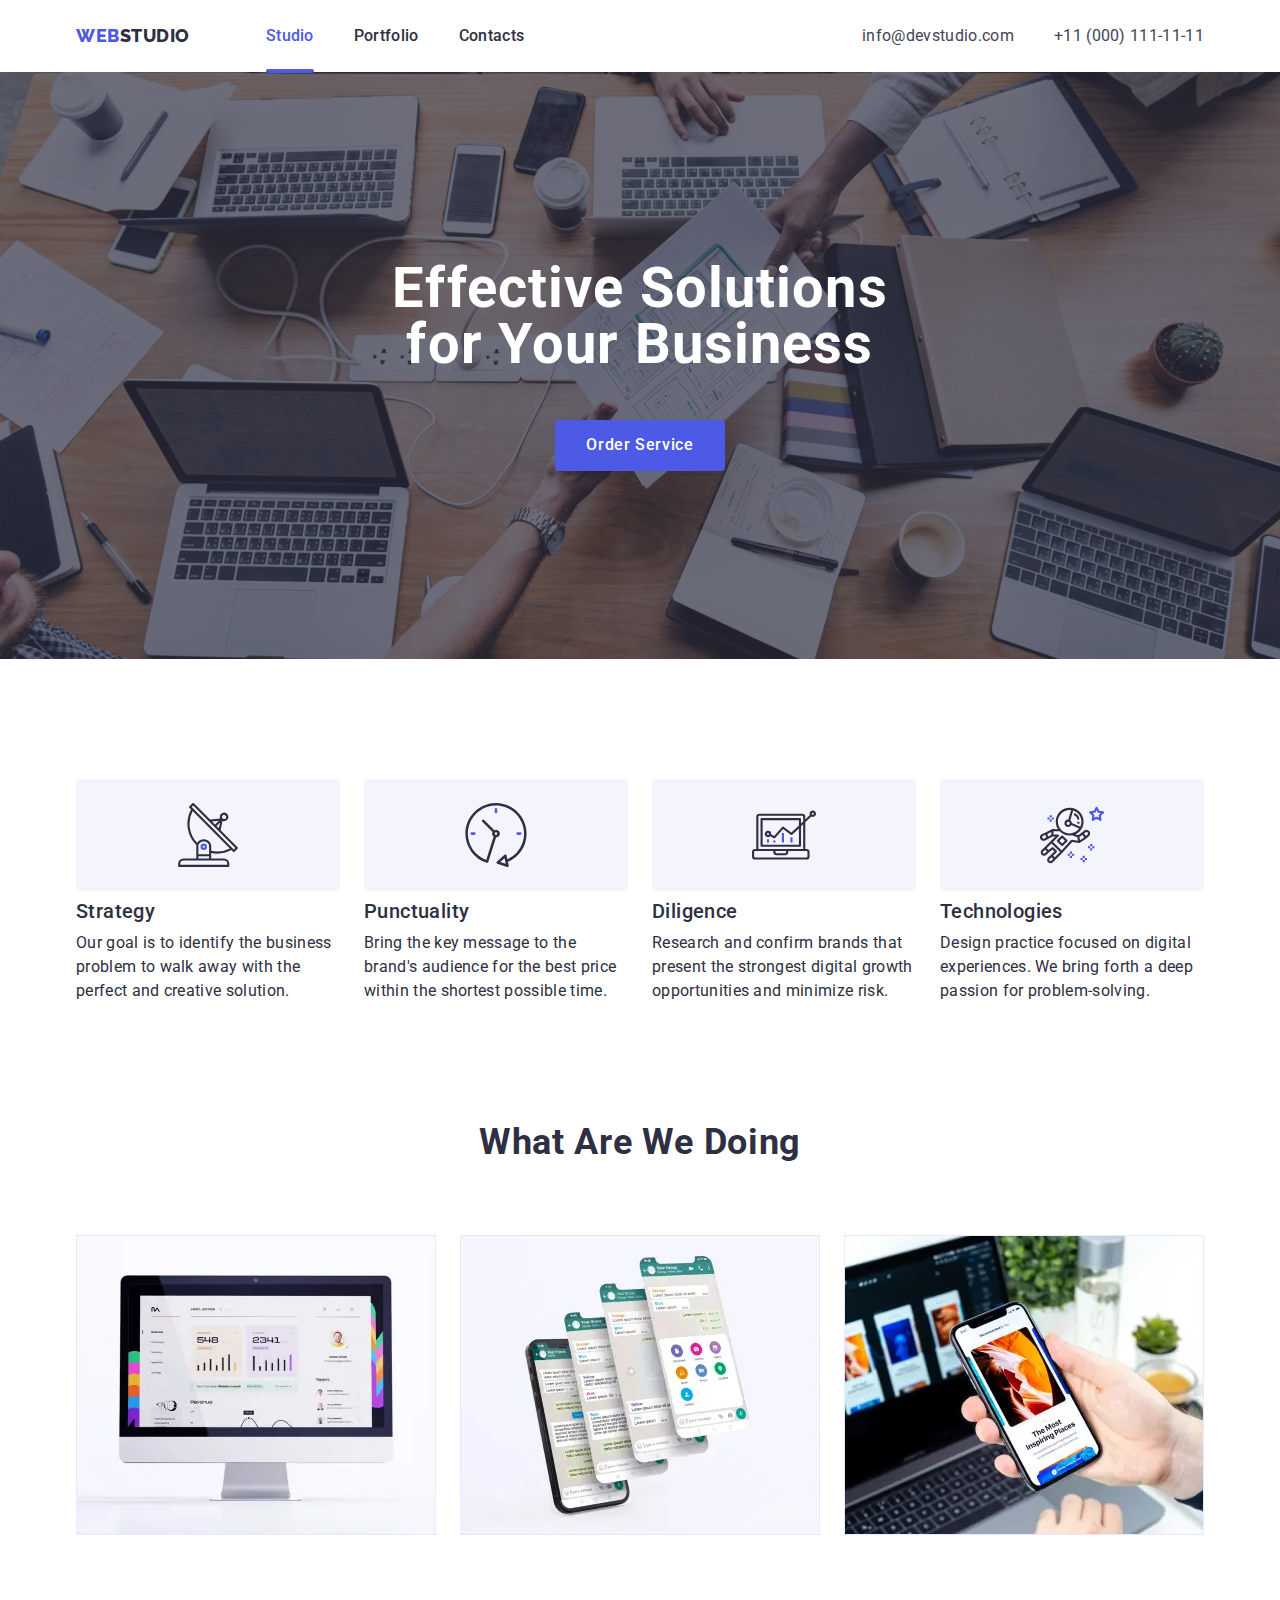
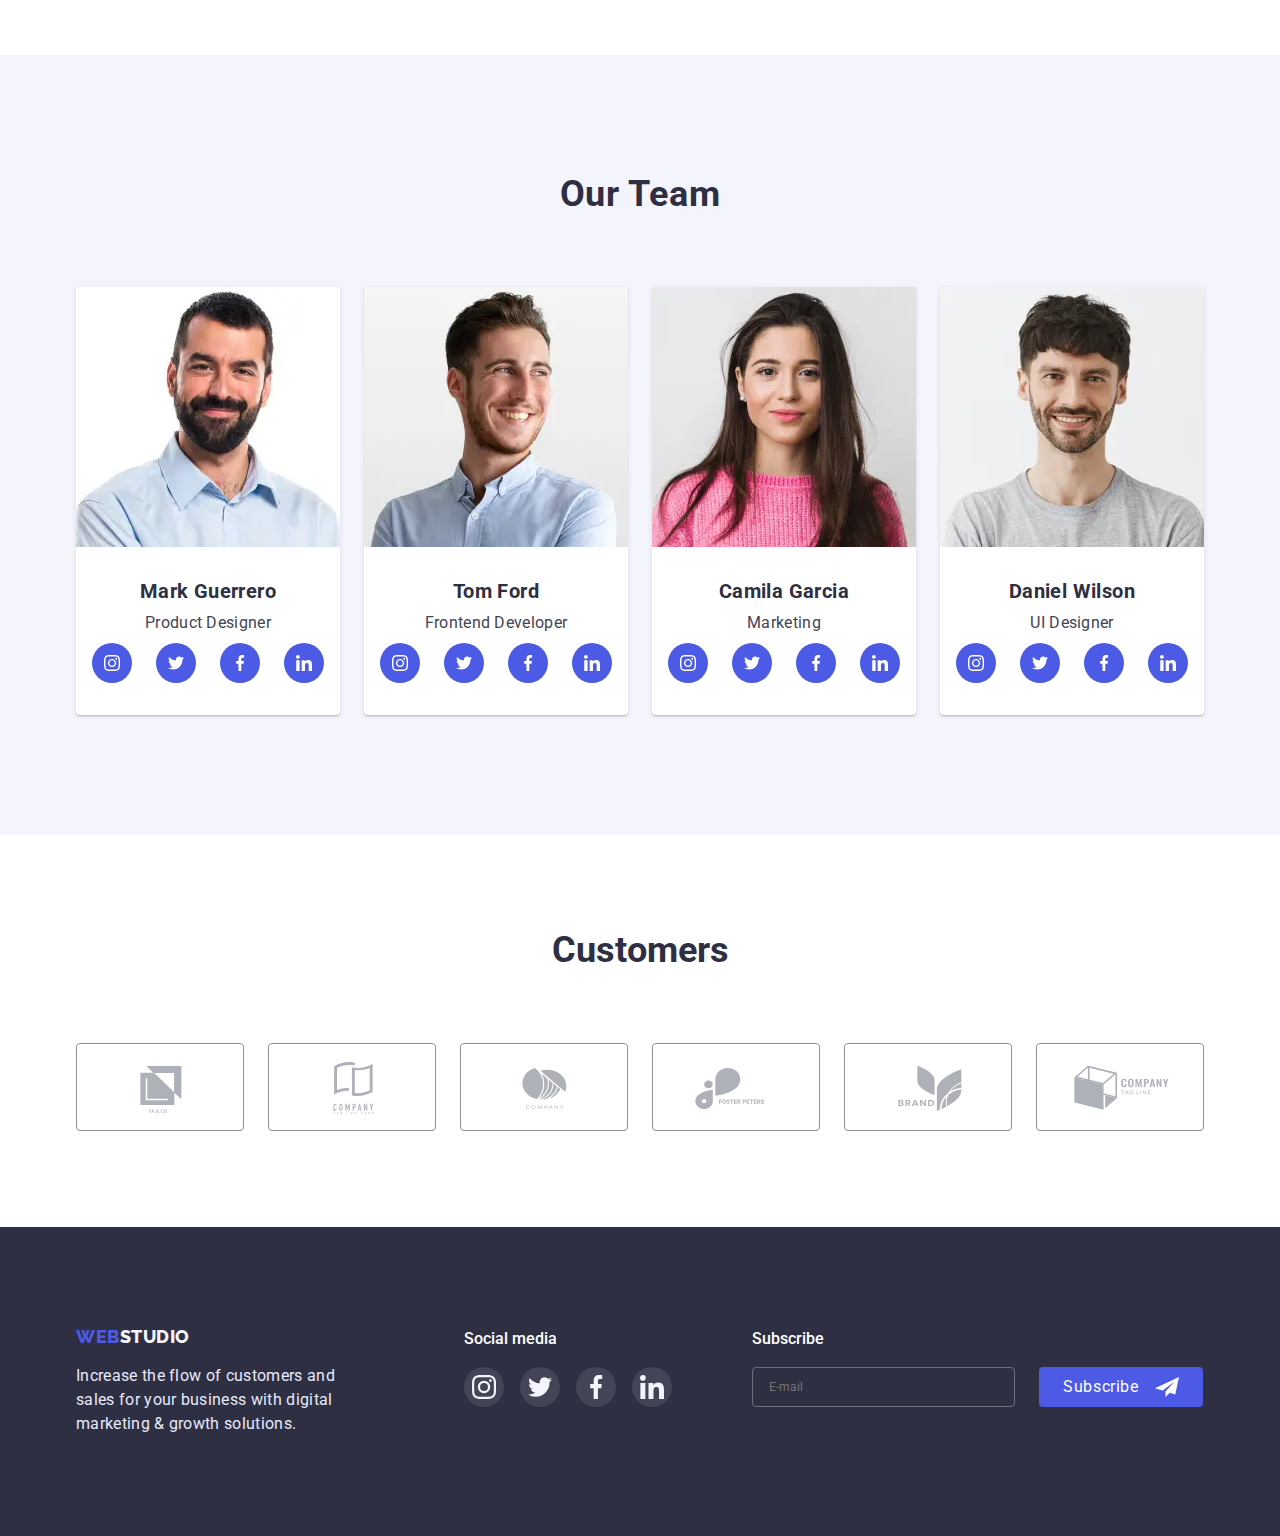
<file: index.html>
<!DOCTYPE html>
<html lang="en">
<head>
    <meta charset="UTF-8">
    <meta http-equiv="X-UA-Compatible" content="IE=edge">
    <meta name="viewport" content="width=device-width, initial-scale=1.0">
    <title>Document</title>
    <link rel="preconnect" href="https://fonts.googleapis.com">
    <link rel="preconnect" href="https://fonts.gstatic.com" crossorigin>
    <link rel="stylesheet" href="https://cdn.jsdelivr.net/npm/modern-normalize@1.1.0/modern-normalize.min.css">
    <link href="https://fonts.googleapis.com/css2?family=Raleway:wght@800&family=Roboto:wght@400;500;700;900&display=swap"
        rel="stylesheet">
    <link rel="stylesheet" href="./css/style.css">
    <link rel="stylesheet" href="./css/mobile.css">
    <link rel="stylesheet" href="./css/table.css">
    <link rel="stylesheet" href="./css/desktop.css">
</head>
<body>

    <header>
        <div class="container page-header-container">
            <a class="logo-header " href="index.html"> <span class="logo-web">Web</span>studio</a>
            <button type="button" class="button-mobile-menu js-open-menu"  >
                <svg class="icon-durger-menu" width="32" height="22">
                    <use href="./images/icons.svg#icon-mobile-menu" ></use>
                </svg>
            </button>
            <nav>
                <ul class="page-header-nav page-header-nav-mobile">
                    <li class="menu-item"><a class="nav-link-header current" href="index.html">Studio</a></li>
                    <li class="menu-item"><a class="nav-link-header" href="portfolio.html">Portfolio</a></li>
                    <li class="menu-item"><a class="nav-link-header" href="#">Contacts</a></li>
                </ul>
            </nav>
            <ul class="page-header-contact-link page-header-contact-link-mobile">
                <li><a class="contact-link number-link" href="mailto:info@devstudio.com">info@devstudio.com</a></li>
                <li><a class="contact-link" href="tel:+110001111111">+11 (000) 111-11-11</a></li>
            </ul>
        </div>
        <div class="mobile-menu js-menu-container is-open" >
            <div class="container container-mobile-menu">
                <button type="button" class="button-model-mobile-menu js-close-menu" >
                    <svg class="icon-model-mobile-menu-close" width="32" height="22">
                        <use href="./images/icons.svg#icon-close-black"></use>
                    </svg>
                </button>
                <ul class="page-header-nav">
                    <li class="menu-item"><a class="nav-link-header current" href="index.html">Studio</a></li>
                    <li class="menu-item"><a class="nav-link-header" href="portfolio.html">Portfolio</a></li>
                    <li class="menu-item"><a class="nav-link-header" href="#">Contacts</a></li>
                </ul>
                <div>
                    <ul class="page-header-contact-link">
                        <li><a class="contact-link number-link" href="tel:+110001111111">+11 (000) 111-11-11</a></li>
                        <li><a class="contact-link mail-link" href="mailto:info@devstudio.com">info@devstudio.com</a></li>
                    </ul>
                    <ul class="icon-social-list icon-social-list-mobile-menu">
                        <li>
                            <a href="#" class="link-icon-social">
                                <svg class="icon-social" width="16" height="16">
                                    <use href="./images/icons.svg#icon-instagram"></use>
                                </svg>
                            </a>
                        </li>
                        <li>
                            <a href="#" class="link-icon-social">
                                <svg class="icon-social" width="16" height="16">
                                    <use href="./images/icons.svg#icon-twitter"></use>
                                </svg>
                            </a>
                        </li>
                        <li>
                            <a href="#" class="link-icon-social">
                                <svg class="icon-social" width="16" height="16">
                                    <use href="./images/icons.svg#icon-facebook"></use>
                                </svg>
                            </a>
                        </li>
                        <li>
                            <a href="#" class="link-icon-social">
                                <svg class="icon-social" width="16" height="16">
                                    <use href="./images/icons.svg#icon-linkedin"></use>
                                </svg>
                            </a>
                        </li>
                    </ul>
                </div>
            </div>
        </div>
    </header>
    
    <main>
        <section class="section-title ">
            <div class="container title-container">
            <h1 class="title">Effective Solutions for Your Business</h1>
            <button class="button-index" type="button" data-modal-open>Order Service</button>
            </div>
        </section>
        <section class="section-features">
            <h2 class="visually-hidden">Features of the studio</h2>
            <ul class="container features">
                <li class="box-features">
                    <div class="box-icon-features">
                        <svg class="icon-features" width="64" height="64">
                            <use href="./images/icons.svg#icon-antenna" ></use>
                        </svg>
                    </div>
                    <h3 class="title-content">Strategy</h3>
                    <p class="text-content">Our goal is to identify the business
                        problem to walk away with the perfect and creative solution.</p>
                </li>
                <li class="box-features">
                    <div class="box-icon-features">
                        <svg class="icon-features" width="64" height="64">
                            <use href="./images/icons.svg#icon-clock" ></use>
                        </svg>
                    </div>
                    <h3 class="title-content">Punctuality</h3>
                    <p class="text-content">Bring the key message to the brand's audience for the best price within the shortest possible time.</p>
                </li>
                <li class="box-features">
                    <div class="box-icon-features">
                        <svg class="icon-features" width="64" height="64">
                            <use href="./images/icons.svg#icon-diagram" ></use>
                        </svg>
                    </div>
                    <h3 class="title-content">Diligence</h3>
                    <p class="text-content">Research and confirm brands that present the strongest digital growth opportunities and minimize risk.
                    </p>
                </li>
                <li class="box-features">
                    <div class="box-icon-features">
                        <svg class="icon-features" width="64" height="64">
                            <use href="./images/icons.svg#icon-astronaut" ></use>
                        </svg>
                    </div>
                    <h3 class="title-content">Technologies</h3>
                    <p class="text-content">Design practice focused on digital experiences. We bring forth a deep passion for problem-solving.</p>
                </li>
            </ul>
        
        </section>
        <section class="section-what-doing">
            <div class="container">
            <h2 class="title-what-doing">What are we doing</h2>
            <ul class="menu-what-doing">
                <li class="menu-item-what-doing">
                    <picture>
                        <source 
                            srcset="./images/computer.webp 1x, ./images/computer@2x.webp 2x" 
                            media="(min-width: 1200px)" 
                            type="image/webp"
                        >
                        <source 
                            srcset="./images/computer.jpg 1x, ./images/computer@2x.jpg 2x"
                            media="(min-width: 1200px)"  
                        >
                        <img src="./images/computer.jpg" alt="комп'ютер на столі" >
                    </picture>                
                </li>
                <li class="menu-item-what-doing">
                    <picture>
                        <source 
                            srcset="./images/phone.webp 1x, ./images/phone@2x.webp 2x" 
                            media="(min-width: 1200px)"
                            type="image/webp" 
                        >
                        <source 
                            srcset="./images/phone.jpg 1x, ./images/phone@2x.jpg 2x" 
                            media="(min-width: 1200px)" 
                        >
                        <img src="./images/phone.jpg" alt="телефон">
                    </picture>
                </li>
                <li class="menu-item-what-doing">
                    <picture>
                        <source 
                            srcset="./images/hand_with_phone.webp 1x, ./images/hand_with_phone@2x.webp 2x" 
                            media="(min-width: 1200px)" 
                            type="image/webp" 
                        >
                        <source 
                            srcset="./images/hand_with_phone.jpg 1x, ./images/hand_with_phone@2x.jpg 2x" 
                            media="(min-width: 1200px)" 
                        >
                        <img src="./images/hand_with_phone.jpg" alt="робота в телефоі">
                    </picture>
                </li>
            </ul>
            </div>
        </section>
        <section class="section-our-team">
            <h2 class="title-our-team">Our Team</h2>
            <ul class="container container-our-team">
                <li class="box-our-team">
                    <picture>
                        <source 
                            srcset="./images/mark_guerrero_desktop.webp 1x, ./images/mark_guerrero_desktop@2x.webp 2x"
                            media="(min-width:1200px)"
                            type="image/webp"
                        >
                        <source 
                            srcset="./images/mark_guerrero_tablet.webp 1x, ./images/mark_guerrero_tablet@2x.webp 2x"
                            media="(min-width:768px)"
                            type="image/webp"
                        >
                        <source 
                            srcset="./images/mark_guerrero_mobile.webp 1x, ./images/mark_guerrero_mobile@2x.webp 2x"
                            media="(max-width:767px)"
                            type="image/webp"
                        >
                        <source 
                            srcset="./images/mark_guerrero_desktop.jpg 1x, ./images/mark_guerrero_desktop@2x.jpg 2x"
                            media="(min-width:1200px)"
                        >
                        <source 
                            srcset="./images/mark_guerrero_tablet.jpg 1x, ./images/mark_guerrero_tablet@2x.jpg 2x"
                            media="(min-width:768px)"
                        >
                        <source 
                            srcset="./images/mark_guerrero_mobile.jpg 1x, ./images/mark_guerrero_mobile@2x.jpg 2x"
                            media="(max-width:767px)"
                        >

                        <img class="photo-our-team" src="./images/mark_guerrero_mobile.jpg" alt="photo mark">
                    </picture>
                    <h3 class="title-photo">Mark Guerrero</h3>
                    <p class="content-photo">Product Designer</p>
                    <ul class="icon-social-list">
                        <li>
                            <a href="#" class="link-icon-social" >
                                <svg class="icon-social" width="16" height="16" >
                                    <use href="./images/icons.svg#icon-instagram" ></use>
                                </svg>
                            </a>
                        </li>
                        <li>
                            <a href="#" class="link-icon-social" >
                                <svg class="icon-social" width="16" height="16" >
                                    <use  href="./images/icons.svg#icon-twitter" ></use>
                                </svg>
                            </a>
                        </li>
                        <li>
                            <a href="#" class="link-icon-social" >
                                <svg class="icon-social" width="16" height="16" >
                                    <use  href="./images/icons.svg#icon-facebook" ></use>
                                </svg>
                            </a>
                        </li>
                        <li>
                            <a href="#" class="link-icon-social" >
                                <svg class="icon-social" width="16" height="16" >
                                    <use  href="./images/icons.svg#icon-linkedin" ></use>
                                </svg>
                            </a>
                        </li>
                    </ul>
                </li>
                <li class="box-our-team">
                    <picture>
                        <source 
                            srcset="./images/tom_ford_desktop.webp 1x, ./images/tom_ford_desktop@2x.webp 2x"
                            media="(min-width:1200px)"
                            type="image/webp" 
                        >
                        <source 
                            srcset="./images/tom_ford_tablet.webp 1x, ./images/tom_ford_tablet@2x.webp 2x"
                            media="(min-width:768px)" 
                            type="image/webp" 
                        >
                        <source 
                            srcset="./images/tom_ford_mobile.webp 1x, ./images/tom_ford_mobile@2x.webp 2x"
                            media="(max-width:767px)" 
                            type="image/webp" 
                        >
                        <source 
                            srcset="./images/tom_ford_desktop.jpg 1x, ./images/tom_ford_desktop@2x.jpg 2x"
                            media="(min-width:1200px)"
                        >
                        <source 
                            srcset="./images/tom_ford_tablet.jpg 1x, ./images/tom_ford_tablet@2x.jpg 2x"
                            media="(min-width:768px)" 
                        >
                        <source 
                            srcset="./images/tom_ford_mobile.jpg 1x, ./images/tom_ford_mobile@2x.jpg 2x"
                            media="(max-width:767px)" 
                        >
                        <img class="photo-our-team" src="./images/tom_ford_mobile.jpg" alt="photo tom">
                    </picture>
                    <h3 class="title-photo">Tom Ford</h3>
                    <p class="content-photo">Frontend Developer</p>
                    <ul class="icon-social-list">
                        <li>
                            <a href="#" class="link-icon-social" >
                                <svg class="icon-social" width="16" height="16" >
                                    <use href="./images/icons.svg#icon-instagram" ></use>
                                </svg>
                            </a>
                        </li>
                        <li>
                            <a href="#" class="link-icon-social" >
                                <svg class="icon-social" width="16" height="16" >
                                    <use  href="./images/icons.svg#icon-twitter" ></use>
                                </svg>
                            </a>
                        </li>
                        <li>
                            <a href="#" class="link-icon-social" >
                                <svg class="icon-social" width="16" height="16" >
                                    <use  href="./images/icons.svg#icon-facebook" ></use>
                                </svg>
                            </a>
                        </li>
                        <li>
                            <a href="#" class="link-icon-social" >
                                <svg class="icon-social" width="16" height="16" >
                                    <use  href="./images/icons.svg#icon-linkedin" ></use>
                                </svg>
                            </a>
                        </li>
                    </ul>
                </li>
                <li class="box-our-team">
                    <picture>
                        <source 
                            srcset="./images/camila_garcia_desktop.webp 1x, ./images/camila_garcia_desktop@2x.webp 2x" 
                            media="(min-width:1200px)"
                            type="image/webp" 
                    >
                        <source
                            srcset="./images/camila_garcia_tablet.webp 1x, ./images/camila_garcia_tablet@2x.webp 2x" 
                            media="(min-width:768px)"
                            type="image/webp" 
                    >
                        <source srcset="./images/camila_garcia_mobile.webp 1x, ./images/camila_garcia_mobile@2x.webp 2x" 
                            media="(max-width:767px)"
                            type="image/webp" 
                    >
                        <source 
                            srcset="./images/camila_garcia_desktop.jpg 1x, ./images/camila_garcia_desktop@2x.jpg 2x" 
                            media="(min-width:1200px)" 
                    >
                        <source 
                            srcset="./images/camila_garcia_tablet.jpg 1x, ./images/camila_garcia_tablet@2x.jpg 2x" 
                            media="(min-width:768px)" 
                    >
                        <source 
                            srcset="./images/camila_garcia_mobile.jpg 1x, ./images/camila_garcia_mobile@2x.jpg 2x" 
                            media="(max-width:767px)" 
                    >
                        <img class="photo-our-team" src="./images/camila_garcia_mobile.jpg" alt="photo camila">
                    </picture>
                    <h3 class="title-photo">Camila Garcia</h3>
                    <p class="content-photo">Marketing</p>
                    <ul class="icon-social-list">
                        <li>
                            <a href="#" class="link-icon-social" >
                                <svg class="icon-social" width="16" height="16" >
                                    <use href="./images/icons.svg#icon-instagram" ></use>
                                </svg>
                            </a>
                        </li>
                        <li>
                            <a href="#" class="link-icon-social" >
                                <svg class="icon-social" width="16" height="16" >
                                    <use  href="./images/icons.svg#icon-twitter" ></use>
                                </svg>
                            </a>
                        </li>
                        <li>
                            <a href="#" class="link-icon-social" >
                                <svg class="icon-social" width="16" height="16" >
                                    <use  href="./images/icons.svg#icon-facebook" ></use>
                                </svg>
                            </a>
                        </li>
                        <li>
                            <a href="#" class="link-icon-social" >
                                <svg class="icon-social" width="16" height="16" >
                                    <use  href="./images/icons.svg#icon-linkedin" ></use>
                                </svg>
                            </a>
                        </li>
                    </ul>
                </li>
                <li class="box-our-team">
                    <picture>
                        <source 
                            srcset="./images/daniel_wilson_desktop.webp 1x, ./images/daniel_wilson_desktop@2x.webp 2x"
                            media="(min-width:1200px)" 
                            type="image/webp" 
                        >
                        <source 
                            srcset="./images/daniel_wilson_tablet.webp 1x, ./images/daniel_wilson_tablet@2x.webp 2x"
                            media="(min-width:768px)" 
                            type="image/webp" 
                        >
                        <source 
                            srcset="./images/daniel_wilson_mobile.webp 1x, ./images/daniel_wilson_mobile@2x.webp 2x"
                            media="(max-width:767px)" 
                            type="image/webp" 
                        >
                        <source 
                            srcset="./images/daniel_wilson_desktop.jpg 1x, ./images/daniel_wilson_desktop@2x.jpg 2x"
                            media="(min-width:1200px)" 
                            
                        >
                        <source 
                            srcset="./images/daniel_wilson_tablet.jpg 1x, ./images/daniel_wilson_tablet@2x.jpg 2x"
                            media="(min-width:768px)" 
                        >
                        <source 
                            srcset="./images/daniel_wilson_mobile.jpg 1x, ./images/daniel_wilson_mobile@2x.jpg 2x"
                            media="(max-width:767px)"   
                        >
                        <img class="photo-our-team" src="./images/daniel_wilson_mobile.jpg" alt="photo daniel">
                    </picture>
                    <h3 class="title-photo">Daniel Wilson</h3>
                    <p class="content-photo">UI Designer</p>
                    <ul class="icon-social-list">
                        <li>
                            <a href="#" class="link-icon-social" >
                                <svg class="icon-social" width="16" height="16" >
                                    <use href="./images/icons.svg#icon-instagram" ></use>
                                </svg>
                            </a>
                        </li>
                        <li>
                            <a href="#" class="link-icon-social" >
                                <svg class="icon-social" width="16" height="16" >
                                    <use  href="./images/icons.svg#icon-twitter" ></use>
                                </svg>
                            </a>
                        </li>
                        <li>
                            <a href="#" class="link-icon-social" >
                                <svg class="icon-social" width="16" height="16" >
                                    <use  href="./images/icons.svg#icon-facebook" ></use>
                                </svg>
                            </a>
                        </li>
                        <li>
                            <a href="#" class="link-icon-social" >
                                <svg class="icon-social" width="16" height="16" >
                                    <use  href="./images/icons.svg#icon-linkedin" ></use>
                                </svg>
                            </a>
                        </li>
                    </ul>
                </li>
            </ul>
        </section>
        <section class="section-customers">
            <div class="container">
                <h2 class="title-customers">Customers</h2>
                <ul class="list-icon-customers">
                    <li class="item-customers" >
                        <a href="" class="link-icon-customers">
                            <svg class="icon-customers" >
                                <use href="./images/icons.svg#icon-yaco"></use>
                            </svg>
                        </a>
                    </li>
                    <li class="item-customers" >
                        <a href="" class="link-icon-customers">
                            <svg class="icon-customers" >
                                <use href="./images/icons.svg#icon-tagline_here"></use>
                            </svg>
                        </a>
                    </li>
                    <li class="item-customers" >
                        <a href="" class="link-icon-customers">
                            <svg class="icon-customers" >
                                <use href="./images/icons.svg#icon-company"></use>
                            </svg>
                        </a>
                    </li>
                    <li class="item-customers" >
                        <a href="" class="link-icon-customers">
                            <svg class="icon-customers" >
                                <use href="./images/icons.svg#icon-foster_peters"></use>
                            </svg>
                        </a>
                    </li>
                    <li class="item-customers" >
                        <a href="" class="link-icon-customers">
                            <svg class="icon-customers" >
                                <use href="./images/icons.svg#icon-brand"></use>
                            </svg>
                        </a>
                    </li>
                    <li class="item-customers" >
                        <a href="" class="link-icon-customers">
                            <svg class="icon-customers" >
                                <use  href="./images/icons.svg#icon-tag_line"></use>
                            </svg>
                        </a>
                    </li>
                </ul>
            </div>
        </section>
    </main>
    <footer class="section-footer">
        <div class="container">
            <div class="list-footer">
                <div class="item-footer">
                    <a class="logo-footer" href="index.html"> <span class="logo-web">Web</span>studio</a>
                    <p class="content-footer">Increase the flow of customers and sales for your business with digital marketing & growth solutions.</p>
                </div>
                <div class="item-footer">
                    <p class="text-social-media">Social media</p>
                    <ul class="list-social-icon-footer">
                        <li class="item-social-icon-footer">
                            <a href="" class="link-social-icon-footer">
                                <svg class="social-icon-footer" width="24" height="24">
                                    <use href="./images/icons.svg#icon-instagram" ></use>
                                </svg>
                            </a>
                        </li>
                        <li class="item-social-icon-footer">
                            <a href="" class="link-social-icon-footer">
                                <svg class="social-icon-footer" width="24" height="24">
                                    <use href="./images/icons.svg#icon-twitter" ></use>
                                </svg>
                            </a>
                        </li>
                        <li class="item-social-icon-footer">
                            <a href="" class="link-social-icon-footer">
                                <svg class="social-icon-footer" width="24" height="24">
                                    <use href="./images/icons.svg#icon-facebook" ></use>
                                </svg>
                            </a>
                        </li>
                        <li class="item-social-icon-footer">
                            <a href="" class="link-social-icon-footer">
                                <svg class="social-icon-footer" width="24" height="24">
                                    <use href="./images/icons.svg#icon-linkedin" ></use>
                                </svg>
                            </a>
                        </li>
                    </ul>
                </div>
                <div class="item-list-footer-subscribe item-footer">
                    <form class="form-email-input-footer" name="email-subscribe">
                        <label for="subscribe_email" class="text-subscribe">Subscribe</label>
                        <span class="box-input-button-footer">
                            <input type="email" class="form-input-footer" name="subscribe_email" id="subscribe_email" placeholder="E-mail">
                            <button type="submit" class="button-subscribe-footer">Subscribe 
                                <svg class="icon-subscribe-footer" width="24" height="24">
                                    <use href="./images/icons.svg#icon-subscribe-footer"></use>
                                </svg>
                            </button>
                        </span>
                    </form>
                </div>
            </div>
        </div>
    </footer>
<div class="backdrop is-hidden" data-modal>
    <div class="model">
        <button type="button" class="modal-close-bth" data-modal-close>
            <svg class="icon-close-model-bth" width="8" height="8" >
                <use href="./images/icons.svg#icon-close-black"></use>
            </svg>
        </button>
        <form class="model-form">
            <p class="model-title">Leave your contacts and we will call you back</p>
            
            <label for="user_name" class="model-label">Name</label>
            <span class="model-input-icon-box">
                <input 
                     name="user_name"
                    type="text" 
                    id="user_name" 
                    class="model-input"
                    required
                    pattern="[a-zA-zа-яА-яіІїЇ]+" 
                    minlength="2"  
                >
                <svg class="model-icon" width="18" height="24">
                    <use href="./images/icons.svg#icon-person" ></use>
                </svg>
            </span>
            
            <label for="user_phone" class="model-label">Phone</label>
            <span class="model-input-icon-box">
                <input 
                    name="user_phone"
                    type="tel"
                    id="user_phone" 
                    class="model-input"
                    required
                    pattern="[0-9]{3}-[0-9]{3}-[0-9]{2}-[0-9]{2}"
                    title="xxx-xxx-xx-xx"
                >
                <svg class="model-icon" width="18" height="24">
                    <use href="./images/icons.svg#icon-phone" ></use>
                </svg>
            </span>
        
            <label for="user_email" class="model-label">Email</label>
            <span class="model-input-icon-box">
                <input 
                    type="email" 
                    id="user_email" 
                    class="model-input"
                    name="user_email"
                    required
                >
                <svg class="model-icon" width="18" height="24">
                    <use href="./images/icons.svg#icon-email" ></use>
                </svg>
            </span>
            
            <label for="user_message" class="model-label">Comment</label>
            <textarea 
                name="user_message" 
                id="user_message" 
                class="model-textarea"
                placeholder="Text input"
            ></textarea>
            <input type="checkbox" id="user_policy" name="user_policy" class="model-checkbox visually-hidden" required>
            <label for="user_policy" class="model-policy">I accept the terms and conditions of the&nbsp;<a href="#">Privacy Policy</a></label>
            
            <button type="submit" class="model-button-send">Send</button>
        </form>
    </div>
</div>
<script src="./js/mobile-menu.js"></script>
<script src="./js/modal.js"></script>
</body>
</html>
</file>
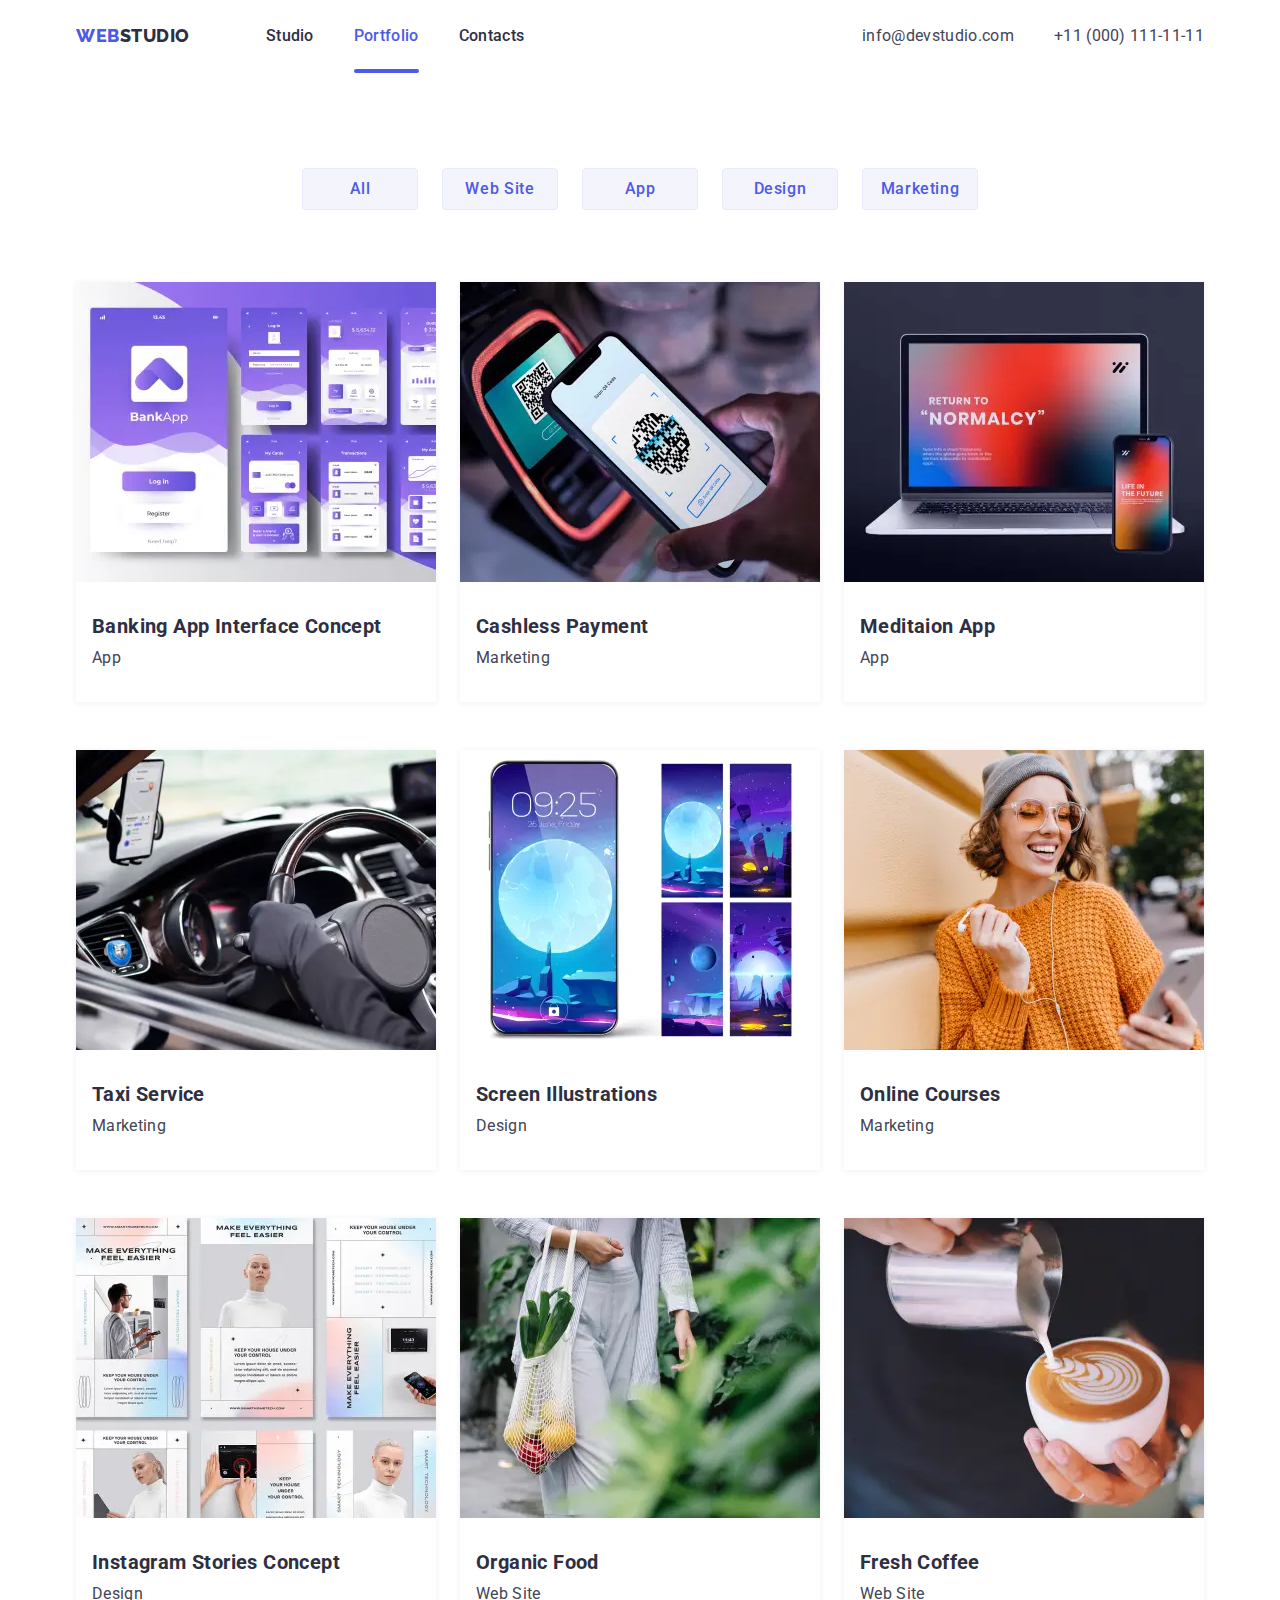
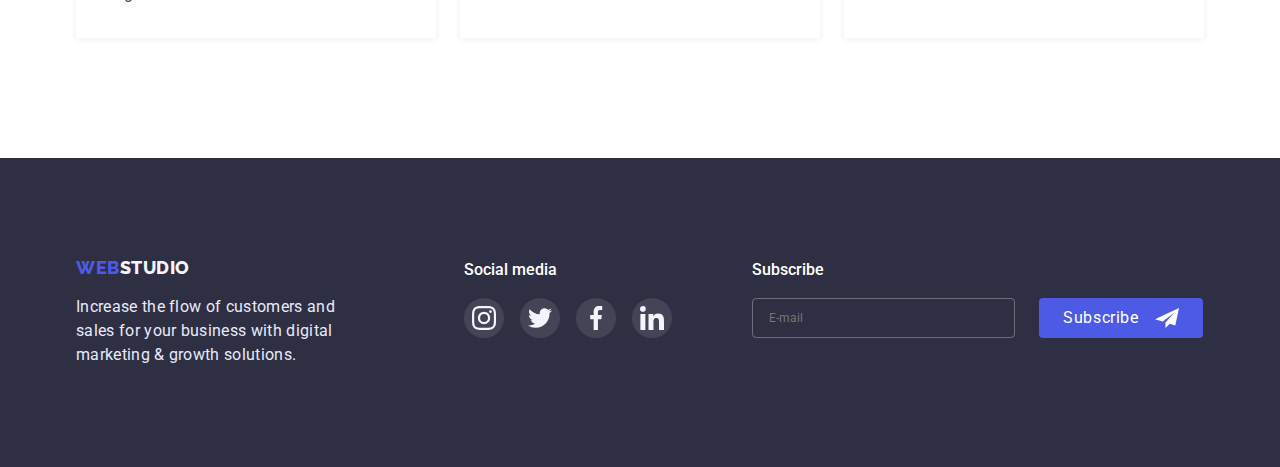
<file: portfolio.html>
<!DOCTYPE html>
<html lang="en">
<head>
    <meta charset="UTF-8">
    <meta http-equiv="X-UA-Compatible" content="IE=edge">
    <meta name="viewport" content="width=device-width, initial-scale=1.0">
    <title>Document</title>
    <link rel="preconnect" href="https://fonts.googleapis.com">
    <link rel="preconnect" href="https://fonts.gstatic.com" crossorigin>
    <link rel="stylesheet" href="https://cdn.jsdelivr.net/npm/modern-normalize@1.1.0/modern-normalize.min.css">
    <link href="https://fonts.googleapis.com/css2?family=Raleway:wght@800&family=Roboto:wght@400;500;700;900&display=swap"
        rel="stylesheet">
    <link rel="stylesheet" href="./css/style.css">
    <link rel="stylesheet" href="./css/mobile.css">
    <link rel="stylesheet" href="./css/table.css">
    <link rel="stylesheet" href="./css/desktop.css">
</head>
<body>
    <header>
        <div class="container page-header-container">
            <a class="logo-header " href="index.html"> <span class="logo-web">Web</span>studio</a>
            <button type="button" class="button-mobile-menu js-open-menu">
                <svg class="icon-durger-menu" width="32" height="22">
                    <use href="./images/icons.svg#icon-mobile-menu"></use>
                </svg>
            </button>
            <nav>
                <ul class="page-header-nav page-header-nav-mobile">
                    <li class="menu-item"><a class="nav-link-header " href="index.html">Studio</a></li>
                    <li class="menu-item"><a class="nav-link-header current" href="portfolio.html">Portfolio</a></li>
                    <li class="menu-item"><a class="nav-link-header" href="#">Contacts</a></li>
                </ul>
            </nav>
            <ul class="page-header-contact-link page-header-contact-link-mobile">
                <li><a class="contact-link number-link" href="mailto:info@devstudio.com">info@devstudio.com</a></li>
                <li><a class="contact-link" href="tel:+110001111111">+11 (000) 111-11-11</a></li>
            </ul>
        </div>
        <div class="mobile-menu js-menu-container is-open">
            <div class="container container-mobile-menu">
                <button type="button" class="button-model-mobile-menu js-close-menu">
                    <svg class="icon-model-mobile-menu-close" width="32" height="22">
                        <use href="./images/icons.svg#icon-close-black"></use>
                    </svg>
                </button>
                <ul class="page-header-nav">
                    <li class="menu-item"><a class="nav-link-header " href="index.html">Studio</a></li>
                    <li class="menu-item"><a class="nav-link-header current" href="portfolio.html">Portfolio</a></li>
                    <li class="menu-item"><a class="nav-link-header" href="#">Contacts</a></li>
                </ul>
                <div>
                    <ul class="page-header-contact-link">
                        <li><a class="contact-link number-link" href="tel:+110001111111">+11 (000) 111-11-11</a></li>
                        <li><a class="contact-link mail-link" href="mailto:info@devstudio.com">info@devstudio.com</a></li>
                    </ul>
                    <ul class="icon-social-list icon-social-list-mobile-menu">
                        <li>
                            <a href="#" class="link-icon-social">
                                <svg class="icon-social" width="16" height="16">
                                    <use href="./images/icons.svg#icon-instagram"></use>
                                </svg>
                            </a>
                        </li>
                        <li>
                            <a href="#" class="link-icon-social">
                                <svg class="icon-social" width="16" height="16">
                                    <use href="./images/icons.svg#icon-twitter"></use>
                                </svg>
                            </a>
                        </li>
                        <li>
                            <a href="#" class="link-icon-social">
                                <svg class="icon-social" width="16" height="16">
                                    <use href="./images/icons.svg#icon-facebook"></use>
                                </svg>
                            </a>
                        </li>
                        <li>
                            <a href="#" class="link-icon-social">
                                <svg class="icon-social" width="16" height="16">
                                    <use href="./images/icons.svg#icon-linkedin"></use>
                                </svg>
                            </a>
                        </li>
                    </ul>
                </div>
            </div>
        </div>
    </header>

    <main>
        <section>
            <div class="container">
                <h2 class="visually-hidden">Filters</h2>
                <ul class="container-filters">
                    <li class="box-filters-portfolio"><button class="button-portfolio-filters" type="button">All</button></li>
                    <li class="box-filters-portfolio"><button class="button-portfolio-filters" type="button">Web Site</button></li>
                    <li class="box-filters-portfolio"><button class="button-portfolio-filters" type="button">App</button></li>
                    <li class="box-filters-portfolio"><button class="button-portfolio-filters" type="button">Design</button></li>
                    <li class="box-filters-portfolio"><button class="button-portfolio-filters" type="button">Marketing</button></li>
                </ul>
            </div>
            <ul class="container container-photo-portfolio">
                <li class="box-photo-portfolio">
                    <a class="link-block-photo-portfolio" href="#">
                        <div class="box-overlay">
                            <picture>
                                <source 
                                    srcset="./images/baking_app_desktop.webp 1x, ./images/baking_app_desktop@2x.webp 2x"
                                    media="(min-width:1200px)" 
                                    type="image/webp" 
                                >
                                <source 
                                    srcset="./images/baking_app_tablet.webp 1x, ./images/baking_app_tablet@2x.webp 2x"
                                    media="(min-width:768px)" 
                                    type="image/webp" 
                                >
                                <source 
                                    srcset="./images/baking_app_mobile.webp 1x, ./images/baking_app_mobile@2x.webp 2x"
                                    media="(max-width:767px)" 
                                    type="image/webp" 
                                >
                                <source 
                                    srcset="./images/baking_app_desktop.jpg 1x, ./images/baking_app_desktop@2x.jpg 2x"
                                    media="(min-width:1200px)" 
                                >
                                <source 
                                    srcset="./images/baking_app_tablet.jpg 1x, ./images/baking_app_tablet@2x.jpg 2x"
                                    media="(min-width:768px)" 
                                >
                                <source 
                                    srcset="./images/baking_app_mobile.jpg 1x, ./images/baking_app_mobile@2x.jpg 2x"
                                    media="(max-width:767px)" 
                                >
                                <img class="photo-portfolio" src="./images/baking_app_mobile.jpg" alt="banking program">
                            </picture>
                            <p class="overlay" >14 Stylish and User-Friendly App Design Concepts · Task Manager App · Calorie Tracker App · Exotic Fruit Ecommerce App ·
                            Cloud Storage App</p>
                        </div>
                        <div class="box-border-content-photo-portfolio">
                            <h3 class="title-photo-portfolio" >Banking App Interface Concept</h3>
                            <p class="content-block-photo-portfolio">App</p>
                        </div>
                    </a>
                </li>
                <li class="box-photo-portfolio">
                    <a class="link-block-photo-portfolio" href="#">
                        <div class="box-overlay">
                            <picture>
                                <source 
                                    srcset="./images/cashless_payment_desktop.webp 1x, ./images/cashless_payment_desktop@2x.webp 2x"
                                    media="(min-width:1200px)" 
                                    type="image/webp" 
                                >
                                <source 
                                    srcset="./images/cashless_payment_tablet.webp 1x, ./images/cashless_payment_tablet@2x.webp 2x" 
                                    media="(min-width:768px)"
                                    type="image/webp" 
                                >
                                <source 
                                    srcset="./images/cashless_payment_mobile.webp 1x, ./images/cashless_payment_mobile@2x.webp 2x" 
                                    media="(max-width:767px)"
                                    type="image/webp" 
                                >
                                <source 
                                    srcset="./images/cashless_payment_desktop.jpg 1x, ./images/cashless_payment_desktop@2x.jpg 2x"
                                    media="(min-width:1200px)" 
                                >
                                <source 
                                    srcset="./images/cashless_payment_tablet.jpg 1x, ./images/cashless_payment_tablet@2x.jpg 2x"
                                    media="(min-width:768px)" 
                                >
                                <source 
                                    srcset="./images/cashless_payment_mobile.jpg 1x, ./images/cashless_payment_mobile@2x.jpg 2x"
                                    media="(max-width:767px)" 
                                >
                                <img class="photo-portfolio" src="./images/cashless_payment_desktop.jpg" alt="computer screen">
                            </picture>
                            <p class="overlay" >14 Stylish and User-Friendly App Design Concepts · Task Manager App · Calorie Tracker App · Exotic Fruit Ecommerce App ·
                            Cloud Storage App</p>
                        </div>
                        <div class="box-border-content-photo-portfolio">
                            <h3 class="title-photo-portfolio" >Cashless Payment</h3>
                            <p class="content-block-photo-portfolio">Marketing</p>
                        </div>
                    </a>
                </li>
                <li class="box-photo-portfolio">
                    <a class="link-block-photo-portfolio" href="#">
                        <div class="box-overlay">
                            <picture>
                                <source 
                                    srcset="./images/meditaion_app_desktop.webp 1x, ./images/meditaion_app_desktop@2x.webp 2x"
                                    media="(min-width:1200px)" 
                                    type="image/webp" 
                                >
                                <source 
                                    srcset="./images/meditaion_app_tablet.webp 1x, ./images/meditaion_app_tablet@2x.webp 2x"
                                    media="(min-width:768px)" 
                                    type="image/webp" 
                                >
                                <source 
                                    srcset="./images/meditaion_app_mobile.webp 1x, ./images/meditaion_app_mobile@2x.webp 2x"
                                    media="(max-width:767px)" 
                                    type="image/webp" 
                                >
                                <source 
                                    srcset="./images/meditaion_app_desktop.jpg 1x, ./images/meditaion_app_desktop@2x.jpg 2x"
                                    media="(min-width:1200px)" 
                                >
                                <source 
                                    srcset="./images/meditaion_app_tablet.jpg 1x, ./images/meditaion_app_tablet@2x.jpg 2x"
                                    media="(min-width:768px)" 
                                >
                                <source 
                                    srcset="./images/meditaion_app_mobile.jpg 1x, ./images/meditaion_app_mobile@2x.jpg 2x"
                                    media="(max-width:767px)" 
                                >
                                <img class="photo-portfolio" src="./images/meditaion_app_mobile.jpg" alt="open app">
                            </picture>
                            <p class="overlay" >14 Stylish and User-Friendly App Design Concepts · Task Manager App · Calorie Tracker App · Exotic Fruit Ecommerce App ·
                            Cloud Storage App</p>
                        </div>
                        <div class="box-border-content-photo-portfolio">
                            <h3 class="title-photo-portfolio" >Meditaion App</h3>
                            <p class="content-block-photo-portfolio">App</p>
                        </div>
                    </a>
                </li>
                <li class="box-photo-portfolio">
                    <a class="link-block-photo-portfolio" href="#">
                        <div class="box-overlay">
                            <picture>
                                <source 
                                    srcset="./images/taxi_service_desktop.webp 1x, ./images/taxi_service_desktop@2x.webp 2x"
                                    media="(min-width:1200px)" 
                                    type="image/webp" 
                                >
                                <source 
                                    srcset="./images/taxi_service_tablet.webp 1x, ./images/taxi_service_tablet@2x.webp 2x"
                                    media="(min-width:768px)" 
                                    type="image/webp" 
                                >
                                <source 
                                    srcset="./images/taxi_service_mobile.webp 1x, ./images/taxi_service_mobile@2x.webp 2x"
                                    media="(max-width:767px)" 
                                    type="image/webp" 
                                >
                                <source 
                                    srcset="./images/taxi_service_desktop.jpg 1x, ./images/taxi_service_desktop@2x.jpg 2x"
                                    media="(min-width:1200px)" 
                                >
                                <source 
                                    srcset="./images/taxi_service_tablet.jpg 1x, ./images/taxi_service_tablet@2x.jpg 2x"
                                    media="(min-width:768px)" 
                                >
                                <source 
                                    srcset="./images/taxi_service_mobile.jpg 1x, ./images/taxi_service_mobile@2x.jpg 2x"
                                    media="(max-width:767px)" 
                                >
                                <img class="photo-portfolio" src="./images/taxi_service_mobile.jpg" alt="taxi driver">
                            </picture>
                            <p class="overlay" >14 Stylish and User-Friendly App Design Concepts · Task Manager App · Calorie Tracker App · Exotic Fruit Ecommerce App ·
                            Cloud Storage App</p>
                        </div>
                        <div class="box-border-content-photo-portfolio">
                            <h3 class="title-photo-portfolio" >Taxi Service</h3>
                            <p class="content-block-photo-portfolio">Marketing</p>
                        </div>
                    </a>
                </li>
                <li class="box-photo-portfolio">
                    <a class="link-block-photo-portfolio" href="#">
                        <div class="box-overlay">
                            <picture>
                                <source 
                                    srcset="./images/screen_illustrations_desktop.webp 1x, ./images/screen_illustrations_desktop@2x.webp 2x"
                                    media="(min-width:1200px)" 
                                    type="image/webp" 
                                >
                                <source 
                                    srcset="./images/screen_illustrations_tablet.webp 1x, ./images/screen_illustrations_tablet@2x.webp 2x"
                                    media="(min-width:768px)" 
                                    type="image/webp" 
                                >
                                <source 
                                    srcset="./images/screen_illustrations_mobile.webp 1x, ./images/screen_illustrations_mobile@2x.webp 2x"
                                    media="(max-width:767px)" 
                                    type="image/webp" 
                                >
                                <source 
                                    srcset="./images/screen_illustrations_desktop.jpg 1x, ./images/screen_illustrations_desktop@2x.jpg 2x"
                                    media="(min-width:1200px)" 
                                >
                                <source 
                                    srcset="./images/screen_illustrations_tablet.jpg 1x, ./images/screen_illustrations_tablet@2x.jpg 2x"
                                    media="(min-width:768px)" 
                                >
                                <source 
                                    srcset="./images/screen_illustrations_mobile.jpg 1x, ./images/screen_illustrations_mobile@2x.jpg 2x"
                                    media="(max-width:767px)" 
                                >
                                <img class="photo-portfolio" src="./images/screen_illustrations_mobile.jpg" alt="phone screen">
                            </picture>
                            <p class="overlay" >14 Stylish and User-Friendly App Design Concepts · Task Manager App · Calorie Tracker App · Exotic Fruit Ecommerce App ·
                            Cloud Storage App</p>
                        </div>
                        <div class="box-border-content-photo-portfolio">
                            <h3 class="title-photo-portfolio" >Screen Illustrations</h3>
                            <p class="content-block-photo-portfolio">Design</p>
                        </div>
                    </a>
                </li>
                <li class="box-photo-portfolio">
                    <a class="link-block-photo-portfolio" href="#">
                        <div class="box-overlay">
                            <picture>
                                <source 
                                    srcset="./images/online_courses_desktop.webp 1x, ./images/online_courses_desktop@2x.webp 2x"
                                    media="(min-width:1200px)" 
                                    type="image/webp" 
                                >
                                <source 
                                    srcset="./images/online_courses_tablet.webp 1x, ./images/online_courses_tablet@2x.webp 2x"
                                    media="(min-width:768px)" 
                                    type="image/webp" 
                                >
                                <source 
                                    srcset="./images/online_courses_mobile.webp 1x, ./images/online_courses_mobile@2x.webp 2x"
                                    media="(max-width:767px)" 
                                    type="image/webp" 
                                >
                                <source 
                                    srcset="./images/online_courses_desktop.jpg 1x, ./images/online_courses_desktop@2x.jpg 2x"
                                    media="(min-width:1200px)" 
                                >
                                <source 
                                    srcset="./images/online_courses_tablet.jpg 1x, ./images/online_courses_tablet@2x.jpg 2x"
                                    media="(min-width:768px)" 
                                >
                                <source 
                                    srcset="./images/online_courses_mobile.jpg 1x, ./images/online_courses_mobile@2x.jpg 2x"
                                    media="(max-width:767px)" 
                                >
                                <img class="photo-portfolio" src="./images/online_courses_mobile.jpg" alt="girl in headphones">
                            </picture>
                            <p class="overlay" >14 Stylish and User-Friendly App Design Concepts · Task Manager App · Calorie Tracker App · Exotic Fruit Ecommerce App ·
                            Cloud Storage App</p>
                        </div>
                        <div class="box-border-content-photo-portfolio">
                            <h3 class="title-photo-portfolio" >Online Courses</h3>
                            <p class="content-block-photo-portfolio">Marketing</p>
                        </div>
                    </a>
                </li>
                <li class="box-photo-portfolio">
                    <a class="link-block-photo-portfolio" href="#">
                        <div class="box-overlay">
                            <picture>
                                <source 
                                    srcset="./images/instagram_stories_concept_desktop.webp 1x, ./images/instagram_stories_concept_desktop@2x.webp 2x"
                                    media="(min-width:1200px)" 
                                    type="image/webp" 
                                >
                                <source 
                                    srcset="./images/instagram_stories_concept_tablet.webp 1x, ./images/instagram_stories_concept_tablet@2x.webp 2x"
                                    media="(min-width:768px)" 
                                    type="image/webp" 
                                >
                                <source 
                                    srcset="./images/instagram_stories_concept_mobile.webp 1x, ./images/instagram_stories_concept_mobile@2x.webp 2x"
                                    media="(max-width:767px)" 
                                    type="image/webp" 
                                >
                                <source 
                                    srcset="./images/instagram_stories_concept_desktop.jpg 1x, ./images/instagram_stories_concept_desktop@2x.jpg 2x"
                                    media="(min-width:1200px)" 
                                >
                                <source 
                                    srcset="./images/instagram_stories_concept_tablet.jpg 1x, ./images/instagram_stories_concept_tablet@2x.jpg 2x"
                                    media="(min-width:768px)" 
                                >
                                <source 
                                    srcset="./images/instagram_stories_concept_mobile.jpg 1x, ./images/instagram_stories_concept_mobile@2x.jpg 2x"
                                    media="(max-width:767px)" 
                                >
                                <img class="photo-portfolio" src="./images/instagram_stories_concept_mobile.jpg" alt="instagram stories">
                            </picture>
                            <p class="overlay" >14 Stylish and User-Friendly App Design Concepts · Task Manager App · Calorie Tracker App · Exotic Fruit Ecommerce App ·
                            Cloud Storage App</p>
                        </div>
                        <div class="box-border-content-photo-portfolio">
                            <h3 class="title-photo-portfolio" >Instagram Stories Concept</h3>
                            <p class="content-block-photo-portfolio">Design</p>
                        </div>
                    </a>
                </li>
                <li class="box-photo-portfolio">
                    <a class="link-block-photo-portfolio" href="#">
                        <div class="box-overlay">
                            <picture>
                                <source
                                    srcset="./images/organic_food_desktop.webp 1x, ./images/organic_food_desktop@2x.webp 2x"
                                    media="(min-width:1200px)" 
                                    type="image/webp" 
                                >
                                <source
                                    srcset="./images/organic_food_tablet.webp 1x, ./images/organic_food_tablet@2x.webp 2x"
                                    media="(min-width:768px)" 
                                    type="image/webp" 
                                >
                                <source
                                    srcset="./images/organic_food_mobile.webp 1x, ./images/organic_food_mobile@2x.webp 2x"
                                    media="(max-width:767px)" 
                                    type="image/webp" 
                                >
                                <source
                                    srcset="./images/organic_food_desktop.jpg 1x, ./images/organic_food_desktop@2x.jpg 2x"
                                    media="(min-width:1200px)" 
                                >
                                <source
                                    srcset="./images/organic_food_tablet.jpg 1x, ./images/organic_food_tablet@2x.jpg 2x"
                                    media="(min-width:768px)" 
                                >
                                <source
                                    srcset="./images/organic_food_mobile.jpg 1x, ./images/organic_food_mobile@2x.jpg 2x"
                                    media="(max-width:767px)" 
                                >
                                <img class="photo-portfolio" src="./images/organic_food_mobile.jpg" alt="eco bag with products">
                            </picture>
                            <p class="overlay" >14 Stylish and User-Friendly App Design Concepts · Task Manager App · Calorie Tracker App · Exotic Fruit Ecommerce App ·
                            Cloud Storage App</p>
                        </div>
                        <div class="box-border-content-photo-portfolio">
                            <h3 class="title-photo-portfolio" >Organic Food</h3>
                            <p class="content-block-photo-portfolio">Web Site</p>
                        </div>
                    </a>
                </li>
                <li class="box-photo-portfolio">
                    <a class="link-block-photo-portfolio" href="#">
                        <div class="box-overlay">
                            <picture>
                                <source 
                                    srcset="./images/fresh_coffee_desktop.webp 1x, ./images/fresh_coffee_desktop@2x.webp 2x"
                                    media="(min-width:1200px)" 
                                    type="image/webp" 
                                >
                                <source 
                                    srcset="./images/fresh_coffee_tablet.webp 1x, ./images/fresh_coffee_tablet@2x.webp 2x"
                                    media="(min-width:768px)" 
                                    type="image/webp" 
                                >
                                <source 
                                    srcset="./images/fresh_coffee_mobile.webp 1x, ./images/fresh_coffee_mobile@2x.webp 2x"
                                    media="(max-width:767px)" 
                                    type="image/webp" 
                                >
                                <source 
                                    srcset="./images/fresh_coffee_desktop.jpg 1x, ./images/fresh_coffee_desktop@2x.jpg 2x"
                                    media="(min-width:1200px)" 
                                >
                                <source 
                                    srcset="./images/fresh_coffee_tablet.jpg 1x, ./images/fresh_coffee_tablet@2x.jpg 2x"
                                    media="(min-width:768px)" 
                                >
                                <source 
                                    srcset="./images/fresh_coffee_mobile.jpg 1x, ./images/fresh_coffee_mobile@2x.jpg 2x"
                                    media="(max-width:767px)" 
                                >
                                <img class="photo-portfolio" src="./images/fresh_coffee_mobile.jpg" alt="fresh coffee">
                            </picture>
                            <p class="overlay" >14 Stylish and User-Friendly App Design Concepts · Task Manager App · Calorie Tracker App · Exotic Fruit Ecommerce App ·
                            Cloud Storage App</p>
                        </div>
                        <div class="box-border-content-photo-portfolio">
                            <h3 class="title-photo-portfolio" >Fresh Coffee</h3>
                            <p class="content-block-photo-portfolio">Web Site</p>
                        </div>
                    </a>
                </li>
            </ul>
        </section>
    </main>
    <footer class="section-footer">
        <div class="container">
            <div class="list-footer">
                <div class="item-footer">
                    <a class="logo-footer" href="index.html"> <span class="logo-web">Web</span>studio</a>
                    <p class="content-footer">Increase the flow of customers and sales for your business with digital
                        marketing & growth solutions.</p>
                </div>
                <div class="item-footer">
                    <p class="text-social-media">Social media</p>
                    <ul class="list-social-icon-footer">
                        <li class="item-social-icon-footer">
                            <a href="" class="link-social-icon-footer">
                                <svg class="social-icon-footer" width="24" height="24">
                                    <use href="./images/icons.svg#icon-instagram"></use>
                                </svg>
                            </a>
                        </li>
                        <li class="item-social-icon-footer">
                            <a href="" class="link-social-icon-footer">
                                <svg class="social-icon-footer" width="24" height="24">
                                    <use href="./images/icons.svg#icon-twitter"></use>
                                </svg>
                            </a>
                        </li>
                        <li class="item-social-icon-footer">
                            <a href="" class="link-social-icon-footer">
                                <svg class="social-icon-footer" width="24" height="24">
                                    <use href="./images/icons.svg#icon-facebook"></use>
                                </svg>
                            </a>
                        </li>
                        <li class="item-social-icon-footer">
                            <a href="" class="link-social-icon-footer">
                                <svg class="social-icon-footer" width="24" height="24">
                                    <use href="./images/icons.svg#icon-linkedin"></use>
                                </svg>
                            </a>
                        </li>
                    </ul>
                </div>
                <div class="item-list-footer-subscribe item-footer">
                    <form class="form-email-input-footer" name="email-subscribe">
                        <label for="subscribe_email" class="text-subscribe">Subscribe</label>
                        <span class="box-input-button-footer">
                            <input type="email" class="form-input-footer" name="subscribe_email" id="subscribe_email"
                                placeholder="E-mail">
                            <button type="submit" class="button-subscribe-footer">Subscribe
                                <svg class="icon-subscribe-footer" width="24" height="24">
                                    <use href="./images/icons.svg#icon-subscribe-footer"></use>
                                </svg>
                            </button>
                        </span>
                    </form>
                </div>
            </div>
        </div>
    </footer>
    <script src="./js/mobile-menu.js"></script>
</body>
</html>
</file>
<file: css/style.css>
:root {
    --color-text-primery: #2E2F42;
    --color-text-minor: #434455;
    --color-logo-web: #4D5AE5;
    --color-logo-studio-header: #2E2F42;
    --color-logo-studio-footer: #F4F4FD;
    --color-text-contact-link-hover-focus-active: #4D5AE5;
    --color-text-nav-hover-focus-active: #4D5AE5;
    --color-contact-link-header: #434455;
    --color-text-title: #FFFFFF;
    --color-text-button-index: #FFFFFF;
    --color-text-button-hover: #FFFFFF;
    --color-text-button-portfolio: #4D5AE5;
    --color-text-footer-content: #E7E9FC;
    --color-text-social-media-footer: #FFFFFF;
    --color-text-overlay: #F4F4FD;
    --color-text-subscribe: #FFFFFF;
    --color-text-form-input-footer: rgba(255, 255, 255, 0.6);
    --color-button-subscribe-footer:#FFFFFF;
    --color-text-model-label:#8E8F99;
    --color-text-model-policy:#757575;
    --color-text-model-button-send:#FFFFFF;
    --backround-color-primery: #FFFFFF;
    --backround-color-title: #2E2F42;
    --backround-color-button-index: #4D5AE5;
    --backround-color-button-index-hover-focus-activ: #404BBF;
    --backround-color-our-team: #F4F4FD;
    --backround-color-footer: #2E2F42;
    --backround-color-button-portfolio: #F4F4FD;
    --backround-color-button-portfolio-hover-active: #4D5AE5;
    --background-color-icon-social-our-team: #4D5AE5;
    --background-color-icon-social-our-team-hover-focus:#404BBF;
    --background-color-icon-social-footer:rgba(255, 255, 255, 0.1);
    --background-color-icon-social-footer-hover-focus: #31D0AA;
    --background-color-box-icon-features:#F4F4FD;
    --background-color-overlay: #4D5AE5;
    --background-color-backdrop: rgba(46, 47, 66, 0.4);
    --background-color-model: #FCFCFC;
    --background-color-model-close-bth:#E7E9FC;
    --background-color-model-close-bth-hover-focus: #404BBF;
    --background-color-button-subscribe-footer:#4D5AE5;
    --background-color-button-subscribe-footer-hover-focus:#404BBF;
    --background-color-model-button-send:#4D5AE5;
    --background-color-model-button-send-hover-focus:#404BBF;
    --color-borter-button-portfolio: #E7E9FC;
    --color-borter-button-portfolio-hover-focus-activ: #4D5AE5;
    --color-borter-icon-customers: #8E8F99;
    --color-borter-icon-customers-hover-focus: #404BBF;
    --color-borter-form-input-footer:rgba(255, 255, 255, 0.3);
    --color-borter-form-input-footer-focus:#4D5AE5;
    --color-borter-model-input-focus:#4D5AE5;
    --letter-spacing-primery: 0.02em;
    --letter-spacing-logo-header-footer: 0.03em;
    --letter-spacing-button-index-portfolio: 0.04em;
    --fiil-color-social-icon-our-team: #FFFFFF;
    --fiil-color-icon-customers: #AFB1B8;
    --fiil-color-icon-customers-hover-focus:  #404BBF;
    --fill-color-social-icon-footer: #F4F4FD;
    --fill-color-icon-close-model-bth:#000000;
    --fill-color-icon-close-model-bth-hover-focus:#FFFFFF;
    --fill-color-icon-subscribe-footer:#FFFFFF;
    --fill-color-model-icon:#2E2F42;
    --fill-color-model-icon-focus:#4D5AE5;
    --transition-duration-and-timing-function: 250ms cubic-bezier(0.4, 0, 0.2, 1);
}


body {
    font-family: 'Roboto';
    font-style: normal;
    font-weight: 500;
    font-size: 16px;
    line-height: 1.5;
    color: var(--color-text-primery);
    background-color: var(--backround-color-primery);
}


h1,h2,h3,h4,h5,h6,p {
    margin-top: 0;
    margin-bottom: 0;
}


img {
    display: block;
    width: 100%;
}



ul,ol{
    margin: 0;
    padding: 0;
    list-style: none;
}


.container {
    width: 100%;
    padding-left: 15px;
    padding-right: 15px;
}

.section {
    padding-top: 120px;
    padding-bottom: 120px;
}


/*====================HEADER==================*/


.page-header-container{
    display: flex;
    align-items: center;
    height: 72px;
}


.logo-header {
    font-family: 'Raleway', Verdana, Geneva, Tahoma, sans-serif;
    font-weight: 800;
    font-size: 18px;
    line-height: 1.3;
    text-transform: uppercase;
    text-decoration: none;
    display: flex;
    align-items: center;

    letter-spacing: var(--letter-spacing-logo-header-footer);
    color: var(--color-logo-studio-header);
}


.logo-web {
    color: var(--color-logo-web);
}

.button-mobile-menu{
    display: flex;
    justify-content: center;
    align-items: center;
    background-color: #FFFFFF;
    outline: none;
    border: none;
    margin-left: auto;
}




.nav-link-header {
    font-weight: 700;
    font-size: 36px;
    line-height: 1.11;
    color: var(--color-text-primery);
    text-decoration: none;
    letter-spacing: var(--letter-spacing-primery);
    position: relative;
    padding-top: 24px;
    padding-bottom: 28px;
    transition: color var(--transition-duration-and-timing-function);
}


.nav-link-header:hover, .nav-link-header:focus {
    text-decoration: none;
    color: var(--color-text-nav-hover-focus-active);

}



.nav-link-header.current{

    transition: background-color var(--transition-duration-and-timing-function) ;
    color: var(--color-text-nav-hover-focus-active);
}




.page-header-contact-link{
    display: flex;
    flex-direction: column;
    gap: 40px;
    margin-bottom: 48px;
}


.number-link{
    font-weight: 600;
    font-size: 36px;
    line-height: 1.11;
}

.mail-link{
    font-weight: 500;
    font-size: 20px;
    line-height: 1.2;
}

.contact-link {
    font-weight: 400;
    line-height: 1.5;
    color: var(--color-contact-link-header);
    text-decoration: none;
    letter-spacing: var(--letter-spacing-primery);
    transition: color var(--transition-duration-and-timing-function);
}

.contact-link:hover, .contact-link:focus, .contact-link:active {
    text-decoration: none;
    color: var(--color-text-contact-link-hover-focus-active);
}


/*====================/HEADER==================*/


/*====================MAIN====================*/


/* ======================section-title================== */

.section-title {
    padding-top: 112px;
    padding-bottom: 112px;
    background-image: linear-gradient(rgba(46, 47, 66, 0.7), rgba(46, 47, 66, 0.7)), url(../images/people_office_mobile.jpg);
    background-repeat: no-repeat;
    background-position: center center;
    background-size: 428px 432px;    
}


.title-container {
    display: flex;
    flex-direction: column;
    justify-content: center;
    align-items: center;
    
}


.title {
    text-align:center;
    width: auto;
    font-weight: 700;
    font-size: 36px;
    line-height: 1.11;
    color: var(--color-text-title);
    letter-spacing: var(--letter-spacing-primery);
    margin-bottom: 72px;
}


.button-index {
    font-weight: 500;
    line-height: 1.18;
    display: flex;
    align-items: center;
    justify-content: center;
    width: 170px;
    height: 51px;
    letter-spacing: var(--letter-spacing-button-index-portfolio);
    color: var(--color-text-button-index);
    background: var(--backround-color-button-index);
    border-radius: 4px;
    cursor: pointer;
    border: 0;
    transition: color var(--transition-duration-and-timing-function), background-color var(--transition-duration-and-timing-function), box-shadow var(--transition-duration-and-timing-function);
}

.button-index:hover, .button-index:focus, .button-index:active {
    color: var(--color-text-button-hover);
    background-color: var(--backround-color-button-index-hover-focus-activ);
    box-shadow: 0px 4px 4px rgba(0, 0, 0, 0.15);
}
/* ======================/section-title================== */

/* ======================section-features================== */

.section-features{
    padding-top: 96px;
    padding-bottom: 96px;
}


.box-icon-features{
    display: none;
}






.features{
    display: flex;
    flex-direction: column;
    align-items: center; 
    gap: 72px;
}

.box-features{
    display: flex;
    flex-direction: column;
    align-items: center;
    width: 100%;
}




.visually-hidden {
    position: absolute;
    white-space: nowrap;
    width: 1px;
    height: 1px;
    overflow: hidden;
    border: 0;
    padding: 0;
    clip: rect(0 0 0 0);
    clip-path: inset(50%);
    margin: -1px;
}


.title-content{
    font-weight: 700;
    font-size: 36px;
    line-height: 1.11;
    letter-spacing: var(--letter-spacing-primery);
    margin-bottom: 8px;
}


.text-content {
    font-weight: 500;
    line-height: 1.5;
    letter-spacing: var(--letter-spacing-primery);
}


/* ======================/section-features================== */
/* ======================section-what-doing================== */

.section-what-doing{
    display: none;
}



/* ======================/section-what-doing================== */


/* ======================section-our-team================== */

.section-our-team{
    background-color: var(--backround-color-our-team);
    display: flex;
    flex-direction: column;
    align-items: center;
    padding-top: 96px;
    padding-bottom: 126px;
}

.container-our-team{
    display: flex;
    flex-wrap: wrap;
    justify-content: center;
    gap: 72px;
}



.box-our-team{
    display: flex;
    flex-direction: column;
    justify-content: center;
    align-items: center;
    box-shadow: 0px 1px 6px rgba(46, 47, 66, 0.08), 0px 1px 1px rgba(46, 47, 66, 0.16), 0px 2px 1px rgba(46, 47, 66, 0.08);
    border-radius: 0px 0px 4px 4px;
    background-color: var(--backround-color-primery);
}




.photo-our-team{
    margin-bottom: 32px;
}




.title-our-team{
    font-size: 36px;
    line-height: 1.11;
    text-align: center;
    letter-spacing: var(--letter-spacing-primery);
    text-transform: capitalize;
    margin-bottom: 72px;
}

.title-photo{
    font-size: 20px;
    line-height: 1.2;
    letter-spacing: var(--letter-spacing-primery);
    margin-bottom: 8px;
}

.content-photo{
    font-weight: 400;
    line-height: 1.5;
    letter-spacing: var(--letter-spacing-primery);
    color: var(--color-text-minor);
    margin-bottom: 8px;
}


.icon-social-list{
    display: flex;
    gap: 24px;
    margin-bottom: 32px;
}




.link-icon-social{
    width: 40px;
    height: 40px;
    display: flex;
    justify-content: center;
    align-items: center;
    background-color: var(--background-color-icon-social-our-team);
    border-radius: 50%;
    transition: background-color var(--transition-duration-and-timing-function);
}


.icon-social{
    fill: var(--fiil-color-social-icon-our-team);
}

.link-icon-social:hover,.link-icon-social:focus{
    background-color: var(--background-color-icon-social-our-team-hover-focus);
}

/* ======================/section-our-team================== */
 
/* ======================section-customers================== */


.section-customers{
    display: flex;
    justify-content: center;

    padding-top: 96px;
    padding-bottom: 96px;
}


.title-customers{
    font-weight: 700;
    font-size: 36px;
    line-height: 1.11;
    text-align: center;
}

.list-icon-customers{
    margin-top: 72px;
    display: flex;
    justify-content: center;
    flex-wrap: wrap;
    row-gap: 72px;
    column-gap: 16px;
}

.item-customers{
    width: calc((100% - 30px)/2);
    height: 88px;
}


.link-icon-customers{
    width: 100%;
    height: 100%;
    border: 1px solid var(--color-borter-icon-customers);
    border-radius: 4px;
    display: flex;
    justify-content: center;
    align-items: center;
    transition: border var(--transition-duration-and-timing-function);
}


.icon-customers{
    width: 100%;
    height:56px;
    fill: var(--fiil-color-icon-customers);
    transition: fill var(--transition-duration-and-timing-function);
}


.link-icon-customers:hover,.link-icon-customers:focus {
    border: 1px solid var(--color-borter-icon-customers-hover-focus);
}

.link-icon-customers:hover .icon-customers,.link-icon-customers:focus .icon-customers{
    fill: var(--fiil-color-icon-customers-hover-focus);
}
/* ======================/section-customers================== */

/*====================/MAIN====================*/

/*====================FOOTER====================*/


.section-footer {
    width: 100%;
    background-color: var(--backround-color-footer);
    padding-top: 96px;
    padding-bottom: 96px;
}


.list-footer{  
    display: flex;
    flex-direction: column;
    align-items: center;
}

.item-footer{
    display: flex;
    flex-direction: column;
    align-items: center;
    width: 100%;
}


.logo-footer {
    font-family: 'Raleway', Verdana, Geneva, Tahoma, sans-serif;
    font-weight: 800;
    font-size: 18px;
    line-height: 1.16;
    letter-spacing: var(--letter-spacing-logo-header-footer);
    text-transform: uppercase;
    text-decoration: none;
    color: var(--color-logo-studio-footer);
    margin-bottom: 16px;
}


.content-footer {
    font-weight: 400;
    line-height: 1.5;
    width: 268px;
    letter-spacing: var(--letter-spacing-primery);
    color: var(--color-text-footer-content);
    margin-bottom: 72px;
}

.text-social-media{
    line-height: 1.5;
    color: var(--color-text-social-media-footer);
    margin-bottom: 16px;
}


.list-social-icon-footer{
    display: flex;
    gap: 16px;
    flex-wrap: wrap;
}


.link-social-icon-footer{

    width: 40px;
    height: 40px;
    display: flex;
    justify-content: center;
    align-items: center;
    border-radius: 50%;
    background-color: var(--background-color-icon-social-footer);
    transition: background-color var(--transition-duration-and-timing-function);
    margin-bottom: 72px;
}


.link-social-icon-footer:hover, .link-social-icon-footer:focus {
    background-color: var(--background-color-icon-social-footer-hover-focus);
}


.social-icon-footer{
    fill: var(--fill-color-social-icon-footer);
}


.form-email-input-footer{
    display: flex;
    flex-direction: column;
    align-items: center;
    width: 100%;
}


.text-subscribe {
    line-height: 1.5;
    color: var(--color-text-subscribe);
    margin-bottom: 16px;
}


.list-subscribe-footer{
    display: flex;
}

.box-input-button-footer{
    display: flex;
    flex-direction: column;
    align-items: center;
    width: 100%;

}


.form-input-footer{
    width: 100%;
    height: 40px;
    border: 1px solid var(--color-borter-form-input-footer);
    border-radius: 4px;
    outline: none;
    background: none;
    color: var(--color-text-form-input-footer);
    font-weight: 400;
    font-size: 12px;
    line-height: 2;
    padding-left: 16px;
    padding-right: 16px;
    padding-top: 8px;
    padding-bottom: 8px;
    transition: border-color var(--transition-duration-and-timing-function);
    margin-bottom: 16px;
}

.form-input-footer:focus {
    border-color: var(--color-borter-form-input-footer-focus);
}


.button-subscribe-footer{
    display: flex;
    line-height: 1.5;
    letter-spacing: 0.04em;
    color: var(--color-button-subscribe-footer);
    background-color: var(--background-color-button-subscribe-footer);
    border-radius: 4px;
    padding-top: 8px;
    padding-bottom: 8px;
    padding-left: 24px;
    padding-right: 24px;
    cursor: pointer;
    border: none;
    gap: 16px;
    transition: background-color var(--transition-duration-and-timing-function), box-shadow var(--transition-duration-and-timing-function);
}



.button-subscribe-footer:hover, .button-subscribe-footer:focus{
    background-color: var(--background-color-button-subscribe-footer-hover-focus);
    box-shadow: 0px 4px 4px rgba(0, 0, 0, 0.15);
}


.icon-subscribe-footer {
    fill: var(--fill-color-icon-subscribe-footer);
}

/*====================/FOOTER====================*/

/*====================PORTFOLIO====================*/

.header-portfolio{
    box-shadow: 0px 2px 1px rgba(46, 47, 66, 0.08), 0px 1px 1px rgba(46, 47, 66, 0.16), 0px 1px 6px rgba(46, 47, 66, 0.08);
}

/*====================section-filters====================*/


.container-filters{
    display: flex;
    flex-wrap: wrap;
    padding-top: 48px;
    padding-bottom: 48px;
    row-gap: 16px;
    column-gap: 24px;
}


.button-portfolio-filters {
    box-sizing: border-box;
    padding: 8px 16px;
    width: 116px;
    background-color: var(--backround-color-button-portfolio);
    border: 1px solid var(--color-borter-button-portfolio);
    border-radius: 4px;
    flex: none;
    order: 1;
    flex-grow: 0;
    color: var(--color-text-button-portfolio);
    font-weight: 500;
    line-height: 1.5;
    display: flex;
    justify-content: center;
    align-items: center;
    letter-spacing: var(--letter-spacing-button-index-portfolio);
    cursor: pointer;
    transition: background-color var(--transition-duration-and-timing-function), color var(--transition-duration-and-timing-function), box-shadow var(--transition-duration-and-timing-function), border var(--transition-duration-and-timing-function);
}


.button-portfolio-filters:hover, .button-portfolio-filters:focus, .button-portfolio-filters:active {
    background: var(--backround-color-button-portfolio-hover-active);
    box-shadow: 0px 3px 1px rgba(0, 0, 0, 0.1), 0px 2px 1px rgba(0, 0, 0, 0.08), 0px 2px 2px rgba(0, 0, 0, 0.12);
    color: var(--color-text-button-hover);
    border: 1px solid var(--color-borter-button-portfolio-hover-focus-activ);
}

/*====================/section-filters====================*/
/*====================section-photo-portfolio====================*/


.container-photo-portfolio{
    display: flex;
    flex-wrap: wrap;
    flex-direction: column;
    align-items: center;
    row-gap: 48px;
    padding-bottom: 48px;
    
}
.photo-portfolio{
    display: block;
}


.box-overlay{
    box-sizing: content-box;
    position: relative;
    display: block;
    overflow: hidden;
}

.overlay{
    display: block;
    position: absolute;
    font-weight: 400;
    line-height: 1.5;
    padding-top: 40px;
    padding-left: 32px;
    padding-right: 32px;
    top: 0;
    left: 0;
    width: 100%;
    height: 100%;
    overflow: auto;
    color: var(--color-text-overlay);
    background-color: var(--background-color-overlay);
    transform: translate(0, 100%);
    transition: transform var(--transition-duration-and-timing-function);
}


.box-photo-portfolio:hover .overlay,
.box-photo-portfolio:focus .overlay {
    transform: translate(0, 0);
}




.box-photo-portfolio{
    box-sizing: content-box;
    width: 100%;
    box-shadow: 0px 1px 6px rgba(46, 47, 66, 0.08);
}


/* .box-photo-portfolio:not(:nth-child(3n)){
    margin-right: 24px;
}


.box-photo-portfolio:nth-last-child(-n + 3){
    margin-bottom: 0px;
} */



.link-block-photo-portfolio{
    text-decoration: none;
    display: block;
}


.box-border-content-photo-portfolio{
    box-sizing: content-box;
    padding-top: 32px;
    padding-bottom: 32px;
    padding-left: 16px;
}



.box-photo-portfolio:hover .box-border-content-photo-portfolio, .box-photo-portfolio:focus .box-border-content-photo-portfolio{
    box-shadow: 0px 1px 6px rgba(46, 47, 66, 0.08), 0px 1px 1px rgba(46, 47, 66, 0.16), 0px 2px 1px rgba(46, 47, 66, 0.08);
}



.title-photo-portfolio {
    font-size: 20px;
    line-height: 1.2;
    letter-spacing: var(--letter-spacing-primery);
    color: var(--color-text-primery);
    margin-bottom:8px;
}


.content-block-photo-portfolio {
    font-weight: 400;
    line-height: 1.5;
    letter-spacing: var(--letter-spacing-primery);
    color: var(--color-text-minor);
}

/*====================/section-photo-portfolio====================*/
/*====================/PORTFOLIO====================*/

/*====================MODEL WINDOW====================*/
.backdrop{
    position: fixed;
    top: 0;
    left: 0;
    width: 100%;
    height: 100%;
    background-color: var(--background-color-backdrop) ;
    z-index: 100;
    transition: opacity var(--transition-duration-and-timing-function), visibility var(--transition-duration-and-timing-function);
}

.model {
    position: fixed;
    overflow: scroll;   
    margin-left: auto;
    margin-left: auto;
    top: 50%;
    left: 50%;
    transform: translate(-50%, -50%);
    background-color: var(--background-color-model);
    box-shadow: 0px 1px 1px rgba(0, 0, 0, 0.14), 0px 1px 3px rgba(0, 0, 0, 0.12), 0px 2px 1px rgba(0, 0, 0, 0.2);
    border-radius: 4px;
    padding-left: 16px;
    padding-right: 16px;
    padding-top: 96px;
    padding-bottom: 24px;
}


.backdrop.is-hidden {
    opacity: 0;
    visibility: hidden;
    pointer-events: none;
}


.modal-close-bth{
    padding: 0;
    position: absolute;
    display: flex;
    justify-content: center;
    align-items: center;
    top: 24px;
    right: 24px;    
    width: 24px;
    height: 24px;
    border-radius: 50%;
    background-color: var(--background-color-model-close-bth) ;
    border: 1px solid rgba(0, 0, 0, 0.1);
    cursor: pointer;
    transition: background-color var(--transition-duration-and-timing-function);
}


.icon-close-model-bth{
    fill: var(--fill-color-icon-close-model-bth);
    transition: fill var(--transition-duration-and-timing-function);
}


.modal-close-bth:hover,.modal-close-bth:focus {
    background-color: var(--background-color-model-close-bth-hover-focus);
}


.modal-close-bth:hover .icon-close-model-bth,.modal-close-bth:focus .icon-close-model-bth{
    fill: var(--fill-color-icon-close-model-bth-hover-focus);
}

.model-form{
    display: flex;
    flex-direction: column;

}


.model-title{
    text-align: center;
    margin-bottom: 14px;
}


.model-label{
    font-weight: 400;
    font-size: 12px;
    line-height: 1.33;
    letter-spacing: 0.04em;
    color: var(--color-text-model-label);
    margin-bottom: 4px;
}

.model-input{
    width: 100%;
    height: 40px;
    border: 1px solid rgba(33, 33, 33, 0.2);
    border-radius: 4px;
    font-weight: 400;
    font-size: 12px;
    line-height: 1.33;
    padding-top: 11px;
    padding-bottom: 11px;
    padding-left: 38px;
    color: var(--color-text-primery);
    outline: none;
    transition: border-color var(--transition-duration-and-timing-function);
}


.model-input:focus{
    border-color: var(--color-borter-model-input-focus);
}


.model-input-icon-box{
    position: relative;
    margin-bottom: 8px;
}

.model-icon{
    position: absolute;
    left: 16px;
    top: 50%;
    transform: translateY(-50%);
    fill: var(--fill-color-model-icon);
    transition: fill var(--transition-duration-and-timing-function);
}

.model-input:focus + .model-icon{
    fill: var(--fill-color-model-icon-focus);
}


.model-textarea{
    width: 100%;
    height: 120px;
    resize: none;
    border-radius: 4px;
    border: 1px solid rgba(33, 33, 33, 0.2);
    border-radius: 4px;
    padding: 8px 16px;
    font-weight: 400;
    font-size: 12px;
    line-height: 1.33;
    letter-spacing: 0.04em;
    color: var(--color-text-primery);
    outline: none;
    transition: border-color var(--transition-duration-and-timing-function);
    margin-bottom: 16px;
}


.model-textarea:focus{
    border-color: var(--color-borter-model-input-focus);
}


.model-policy{
    display: flex;
    flex-wrap: wrap;
    justify-content: center;
    align-items: center;
    font-weight: 400;
    font-size: 12px;
    line-height: 1.33;
    letter-spacing: 0.04em;
    color: var(--color-text-model-policy);
    gap: 8px;
    margin-bottom: 24px;
}

.model-policy::before{
    display: block;
    content: '';
    width: 16px;
    height: 16px;
    border-radius: 2px;
    background-image: url(../images/check_mark.svg);
    transition: background-image var(--transition-duration-and-timing-function);
}


.model-checkbox:checked + .model-policy::before{
    background-image: url(../images/check_mark_focus.svg);
}


.model-button-send{
    align-self: center;
    width: 169px;
    height: 56px;
    padding: 16px 32px;
    background: var(--background-color-model-button-send);
    box-shadow: 0px 4px 4px rgba(0, 0, 0, 0.15);
    border-radius: 4px;
    border: none;
    color: var(--color-text-model-button-send);
    cursor: pointer;
    transition: background-color var(--transition-duration-and-timing-function);
}


.model-button-send:hover, .model-button-send:focus{
    background-color: var(--background-color-model-button-send-hover-focus);
    
}


/*====================/MODEL WINDOW====================*/
</file>
<file: css/mobile.css>
@media screen and (max-width:767px) {
/*====================HEADER==================*/
    
/*====================MOBILE MENU====================*/
    .page-header-contact-link-mobile {
        display: none;
    }

    .page-header-nav{
        display: flex;
        flex-direction: column;
        gap: 40px;
        margin-bottom: 40px;
    }

    .page-header-nav-mobile {
        display: none;
    }


    .mobile-menu {
        position: fixed;
        width: 100%;
        height: 100%;
        z-index: 100;
        top: 0px;
        left: 0px;
        margin-left: 0;
        margin-right: 0;
        background-color: #FFFFFF;
        transition: opacity var(--transition-duration-and-timing-function), visibility var(--transition-duration-and-timing-function);
        overflow: scroll;
    }


    .mobile-menu.is-open {
        opacity: 0;
        visibility: hidden;
        pointer-events: none;
    }



    .container-mobile-menu {
        height: 100vh;
        position: relative;
        padding-top: 80px;
        padding-bottom: 40px;
        display: flex;
        flex-direction: column;
        justify-content: space-between;
    }

    .number-link{
        font-size: 28px;
        
    }

    .button-model-mobile-menu {
        position: absolute;
        top: 24px;
        right: 16px;
        outline: none;
        border: none;
        display: flex;
        justify-content: center;
        align-items: center;
        background-color: #FFFFFF;
    }

    .button-model-mobile-menu:focus{
        background-color: #FFFFFF;
        border: none;
        outline: none;
    }

    .icon-social-list-mobile-menu {
        flex-wrap: wrap;
        justify-content: space-between;
    }
    
/*====================/MOBILE MENU====================*/
/*====================/HEADER==================*/

/*====================MAIN====================*/
@media screen and (min-device-pixel-radio: 2) and (max-width:767px),
screen and (min-resolution: 192dpi) and (max-width:767px),
screen and (min-resolution: 2dppx) and (max-width:767px){
    .section-title{
        background-image: linear-gradient(rgba(46, 47, 66, 0.7), rgba(46, 47, 66, 0.7)),url(../images/people_office_mobile@2x.jpg);
    }
}
/*====================/MAIN====================*/



    .model {
        padding-top: 72px;
        position: fixed;
        width: 90%;
        height: 90vh;
        overflow: scroll;
    }

    .model-policy{
        font-size: 10px;
    }


}


@media screen and (min-width:480px) {
    .container {
        width: 428px;
        padding-left: 16px;
        padding-right: 16px;
        margin-left: auto;
        margin-right: auto;
    }

    .number-link{
    font-weight: 600;
    font-size: 36px;
    line-height: 1.11;
}

/*====================MAIN====================*/
/* ======================section-title================== */
    .title {
        width: 320px;
    }
/* ======================/section-title================== */

/* ======================section-customers================== */
    .item-customers{
        width: 190px;
    }
/* ======================/section-customers================== */

/*====================/MAIN====================*/
/*====================FOOTER====================*/
    .content-footer{
        width: 268px;
    }   
/*====================/FOOTER====================*/
    .model{
        width: 392px;
    }


    .model-policy {
        display: flex;
        flex-wrap: wrap;
        justify-content: center;
        align-items: center;
        font-weight: 400;
        font-size: 12px;
        line-height: 1.33;
        letter-spacing: 0.04em;
        color: var(--color-text-model-policy);
        gap: 8px;
        margin-bottom: 24px;
    }
}
</file>
<file: css/table.css>
@media screen and (min-width:768px) {
    .container {
            width: 768px;
    }

   

/* =====================HEADER======================= */
    .logo-header {
        margin-right: 123px;
    }
    
    .button-mobile-menu{
        display: none;
    }
    
    .mobile-menu{
        display: none;
    }

    .page-header-nav{
        display: flex;
        flex-direction: row;
        gap: 40px;
        margin-bottom: 0;
    }

    .nav-link-header {
        font-weight: 500;
        font-size: 16px;
        line-height: 1.5;
    }

    .page-header-contact-link {
        display: flex;
        flex-direction: column;
        gap: 4px;
        margin-bottom: 0;
        margin-left: auto;
    }

    .contact-link {
        font-weight: 400;
        font-size: 12px;
        line-height: 1.33;
    }


    .nav-link-header.current::after {
        position: absolute;
        bottom: 0;
        display: block;
        content: '';
        display: block;
        width: 100%;
        height: 4px;
        border-radius: 2px;
        background-color: var(--color-text-nav-hover-focus-active);
    }

/* =====================/HEADER======================= */

/*====================MAIN====================*/
/* ======================section-title================== */
    .section-title{
        padding-bottom: 108px;
        background-size: 768px 436px;
    }


    @media screen and (min-width:768px){
        .section-title {
                background-image: linear-gradient(rgba(46, 47, 66, 0.7), rgba(46, 47, 66, 0.7)),url(../images/people_office_tablet.jpg);
            }
    }


    @media screen and (min-device-pixel-radio: 2) and (min-width:768px),
    screen and (min-resolution: 192dpi) and (min-width:768px),
    screen and (min-resolution: 2dppx) and (min-width:768px) {
        .section-title {
            background-image: linear-gradient(rgba(46, 47, 66, 0.7), rgba(46, 47, 66, 0.7)),url(../images/people_office_tablet@2x.jpg);
        }
    }


    .title{
        width: 500px;
        font-weight: 700;
        font-size: 56px;
        line-height: 1;
        margin-bottom: 40px;
    }

/* ======================/section-title================== */
/* ======================section-features================== */
    
  

    .features{
        row-gap: 72px;
        column-gap: 24px;
        flex-direction: row;
        flex-wrap: wrap;
        justify-content: center;
    }
    .box-features{
        width: 326px;
        flex-wrap: wrap;
        align-items: flex-start;
    }
/* ======================/section-features================== */
/* ======================section-our-team================== */
    .section-our-team{
        padding-bottom: 104px;
    }

    .container-our-team{
        row-gap: 72px;
        column-gap: 24px;
    }

/* ======================/section-our-team================== */
/* ======================section-customers================== */
    .list-icon-customers{
        width: 552px;
        height: 248px;
        margin-left: auto;
        margin-right: auto;
    }

    .item-customers {
        width: 168px;
    }
/* ======================/section-customers================== */
/*====================/MAIN====================*/
/*====================FOOTER====================*/
    


    .list-footer {
        width: 552px;
        display: flex;
        flex-direction: row;
        justify-content: flex-start;
        flex-wrap: wrap;
        align-items: center;
        column-gap: 24px;
        margin-left: auto;
        margin-right: auto;
    }

    .item-footer {
        display: flex;
        flex-direction: column;
        align-items: flex-start;
        width: auto;
    }

    
    .content-footer{
        margin-bottom: 72px;
    }


    .link-social-icon-footer{
        margin-bottom: 0;
    }    


    .list-social-icon-footer{
        margin-bottom: 102px;
    }
    
    .form-email-input-footer{
        width: 453px;
    }

    .box-input-button-footer {
        display: flex;
        flex-direction: row;
        align-items: center;
        width: auto;

    }

    .form-input-footer{
        width: 264px;
        margin-bottom: 0;
        margin-right: 24px;
    }

    .form-email-input-footer{
        align-items: flex-start;
    }

/*====================/FOOTER====================*/
/*====================MODEL-WINDOW====================*/
        .model {
            padding-top: 72px;
            width: 408px;
            height: 586px;
            overflow-y: scroll;
        }

/*====================/MODEL-WINDOW====================*/

/*====================PORTFOLIO====================*/
/*====================section-filters====================*/
    .container-filters {
        flex-direction: row;
        column-gap:24px;
        padding-top: 64px;
        padding-bottom: 64px;
        justify-content: center;
    }
    

/*====================/section-filters====================*/

/*====================section-photo-portfolio====================*/
    .container-photo-portfolio{
        flex-direction: row;
        column-gap: 24px;
        padding-bottom: 96px;
        justify-content: flex-start;
    }
        
        
    .box-photo-portfolio{
        width: calc((100% - 30px)/2)
    }
/*====================/section-photo-portfolio====================*/
/*====================/PORTFOLIO====================*/


}
</file>
<file: css/desktop.css>
@media screen and (min-width:1200px) {
    .container {
        width: 1160px;
    }

/* =====================HEADER======================= */

    .logo-header{
        margin-right: 76px;
    }

    .page-header-contact-link {
        display: flex;
        flex-direction: row;
        gap: 40px;
    }

    .contact-link {
        font-size: 16px;
        line-height: 1.5;
    }

/* =====================/HEADER======================= */

/*====================MAIN====================*/
/* ======================section-title================== */
    .section-title{
        padding-top: 188px;
        padding-bottom: 188px;
        background-size: 1440px 603px;
    
    }
    
    @media screen and (min-width:1200px) {
        .section-title {
            background-image: linear-gradient(rgba(46, 47, 66, 0.7), rgba(46, 47, 66, 0.7)), url(../images/people_office_desktop.jpg);
        }
    }


    @media screen and (min-device-pixel-radio: 2) and (min-width:1200px),
    screen and (min-resolution: 192dpi) and (min-width:1200px),
    screen and (min-resolution: 2dppx) and (min-width:1200px) {
        .section-title {
            background-image: linear-gradient(rgba(46, 47, 66, 0.7), rgba(46, 47, 66, 0.7)), url(../images/people_office_desktop@2x.jpg);
        }
    }


    .title{
        margin-bottom: 48px;

    }

/* ======================/section-title================== */

/* ======================section-features================== */
    .section-features{
        padding-top: 120px;
        padding-bottom: 120px;
    }

    .features{
        gap: 24px;
    } 
    
    .box-features{
        width: 264px;
    }
    
    .box-icon-features {
        background-color: var(--background-color-box-icon-features);
        border-radius: 4px;
        width: 264px;
        height: 112px;
        display: flex;
        justify-content: center;
        align-items: center;
        margin-bottom: 8px;
    }
    
    .title-content{
        font-weight: 500;
        font-size: 20px;
        line-height: 1.2;
    }

    .text-content{
        font-weight: 400;
        font-size: 16px;
        line-height: 1.5;
    }

/* ======================section-features================== */
/* ======================section-what-doing================== */
    .section-what-doing {
        display: block;
        padding-bottom: 120px;
    }


    .menu-what-doing {
        display: flex;
        align-items: center;
        gap: 24px;
    }

    .title-what-doing {
        font-size: 36px;
        line-height: 1.11;
        text-align: center;
        letter-spacing: var(--letter-spacing-primery);
        text-transform: capitalize;
        margin-bottom: 72px;
    }
/* ======================/section-what-doing================== */
/* ======================section-our-team================== */
    .section-our-team {
        padding-top: 120px;
        padding-bottom: 120px;
    }

    .container-our-team {
        gap: 24px;

    }

/* ======================/section-our-team================== */
/* ======================section-customers================== */
    .list-icon-customers {
        width: auto;
        height: auto;
        margin-left: 0;
        margin-right: 0;
        row-gap: 0;
        column-gap: 0;
        justify-content: space-between;
    }

    .item-customers {
        width: 168px;
    }

/* ======================/section-customers================== */
/*====================/MAIN====================*/

    .model{
        height: 584px;
        overflow: auto;
    }


/*====================FOOTER====================*/
    .section-footer{
        padding-top: 100px;
        padding-bottom: 100px;
    }

    .list-footer {
        width: 100%;
        display: flex;
        flex-direction: row;
        justify-content: flex-start;
        align-items: flex-start;
        column-gap: 0;
    }  
    
    .content-footer{
        margin-bottom: 0;
        margin-right: 120px;
    }

    .list-social-icon-footer{
        margin-bottom: 0;
        margin-right: 80px;
    }

    .form-email-input-footer {
        width: auto;
    }

    .form-input-footer{
        width: 263px;
    }
    
    .button-subscribe-footer{
        width: auto;
    }

/*====================/FOOTER====================*/
/*====================PORTFOLIO====================*/
/*====================section-filters====================*/
    .container-filters {
        padding-top: 96px;
        padding-bottom: 72px;
    }
/*====================/section-filters====================*/
/*====================section-photo-portfolio====================*/
    .container-photo-portfolio{
        padding-bottom: 120px;
    }


    .box-photo-portfolio {
        width: 360px;
    }
/*====================/section-photo-portfolio====================*/
/*====================/PORTFOLIO====================*/
}
</file>
